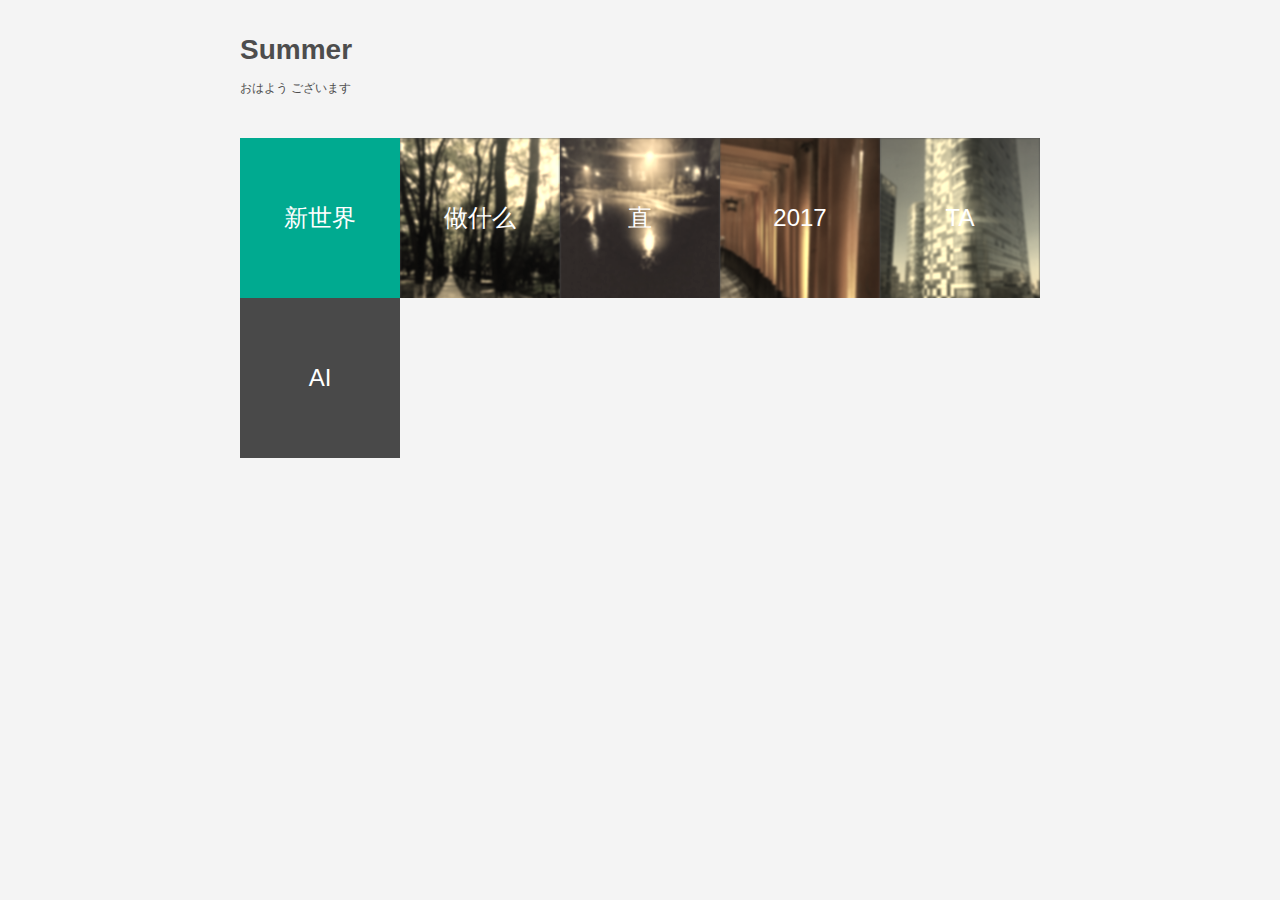
<file: index.html>
<!DOCTYPE html>
<html>
<head>
  <meta charset="utf8">
  <meta http-equiv="X-UA-Compatible" content="IE=edge">
  <meta name="viewport" content="width=device-width, initial-scale=1, user-scalable=no">
  <link rel="stylesheet" type="text/css" href="css/main.css">
  <title>SummerSummer</title>
</head>
<body class="blog-homepage">
  <header>
    <h1>Summer</h1>
    <small>おはよう ございます</small>
  </header>
  <section>
    <ul class="blog-list">
      <li>
        <div class="background" style="background-color:#00AA90;"></div>
        <a href="posts/2016-04-08.html" style="color:white;">新世界</a>
      </li>
      <li>
        <div class="background"><img src="posts/images/2016-05-03.jpg"></div>
        <a href="posts/2016-05-03.html" style="color:white;">做什么</a>
      </li>
      <li>
        <div class="background"><img src="posts/images/2016-05-20.jpg"></div>
        <a href="posts/2016-05-20.html" style="color:white;">直</a>
      </li>
      <li>
        <div class="background"><img src="posts/images/2017-01-11.jpg"></div>
        <a href="posts/2017-01-11.html" style="color:white;">2017</a>
      </li>
      <li>
        <div class="background"><img src="posts/images/2017-04-05-bk.jpg"></div>
        <a href="posts/2017-04-25.html" style="color:white;">TA</a>
      </li>
      <li>
        <div class="background"></div>
        <a href="blog/AI.html" style="color:white;">AI</a>
      </li>
    </ul>
  </section>
</body>
</html>
</file>
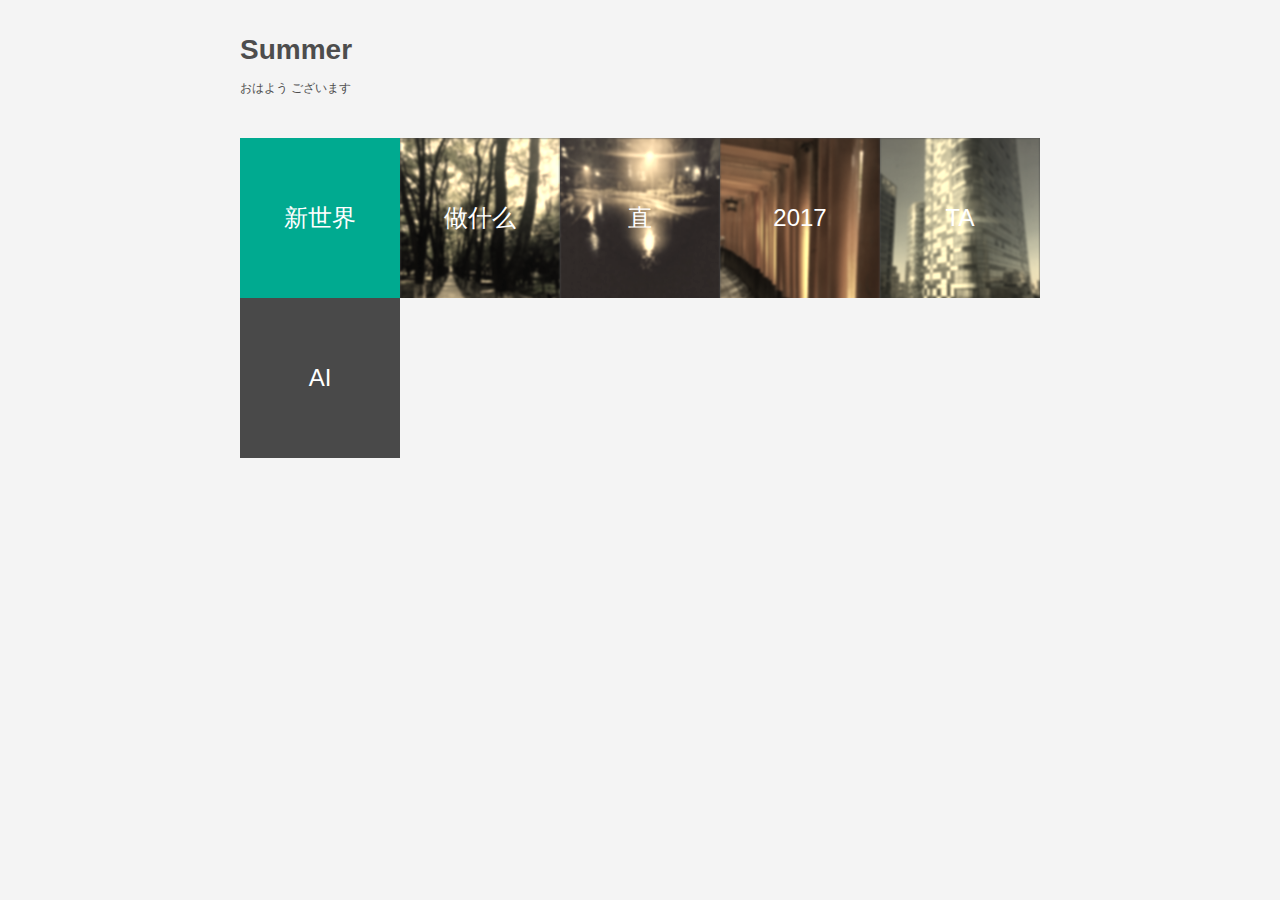
<file: blog/index.html>
<!DOCTYPE html>
<html>
<head>
  <meta charset="utf8">
  <meta http-equiv="X-UA-Compatible" content="IE=edge">
  <meta name="viewport" content="width=device-width, initial-scale=1, user-scalable=no">
  <link rel="stylesheet" type="text/css" href="css/main.css">
  <title>SummerSummer</title>
</head>
<body class="blog-homepage">
  <header>
    <h1>Summer</h1>
    <small>おはよう ございます</small>
  </header>
  <section>
    <ul class="blog-list">
      <li>
        <div class="background" style="background-color:#00AA90;"></div>
        <a href="posts/2016-04-08.html" style="color:white;">新世界</a>
      </li>
      <li>
        <div class="background"><img src="posts/images/2016-05-03.jpg"></div>
        <a href="posts/2016-05-03.html" style="color:white;">做什么</a>
      </li>
      <li>
        <div class="background"><img src="posts/images/2016-05-20.jpg"></div>
        <a href="posts/2016-05-20.html" style="color:white;">直</a>
      </li>
      <li>
        <div class="background"><img src="posts/images/2017-01-11.jpg"></div>
        <a href="posts/2017-01-11.html" style="color:white;">2017</a>
      </li>
      <li>
        <div class="background"><img src="posts/images/2017-04-05-bk.jpg"></div>
        <a href="posts/2017-04-25.html" style="color:white;">TA</a>
      </li>
      <li>
        <div class="background"></div>
        <a href="posts/AI.html" style="color:white;">AI</a>
      </li>
    </ul>
  </section>
</body>
</html>
</file>
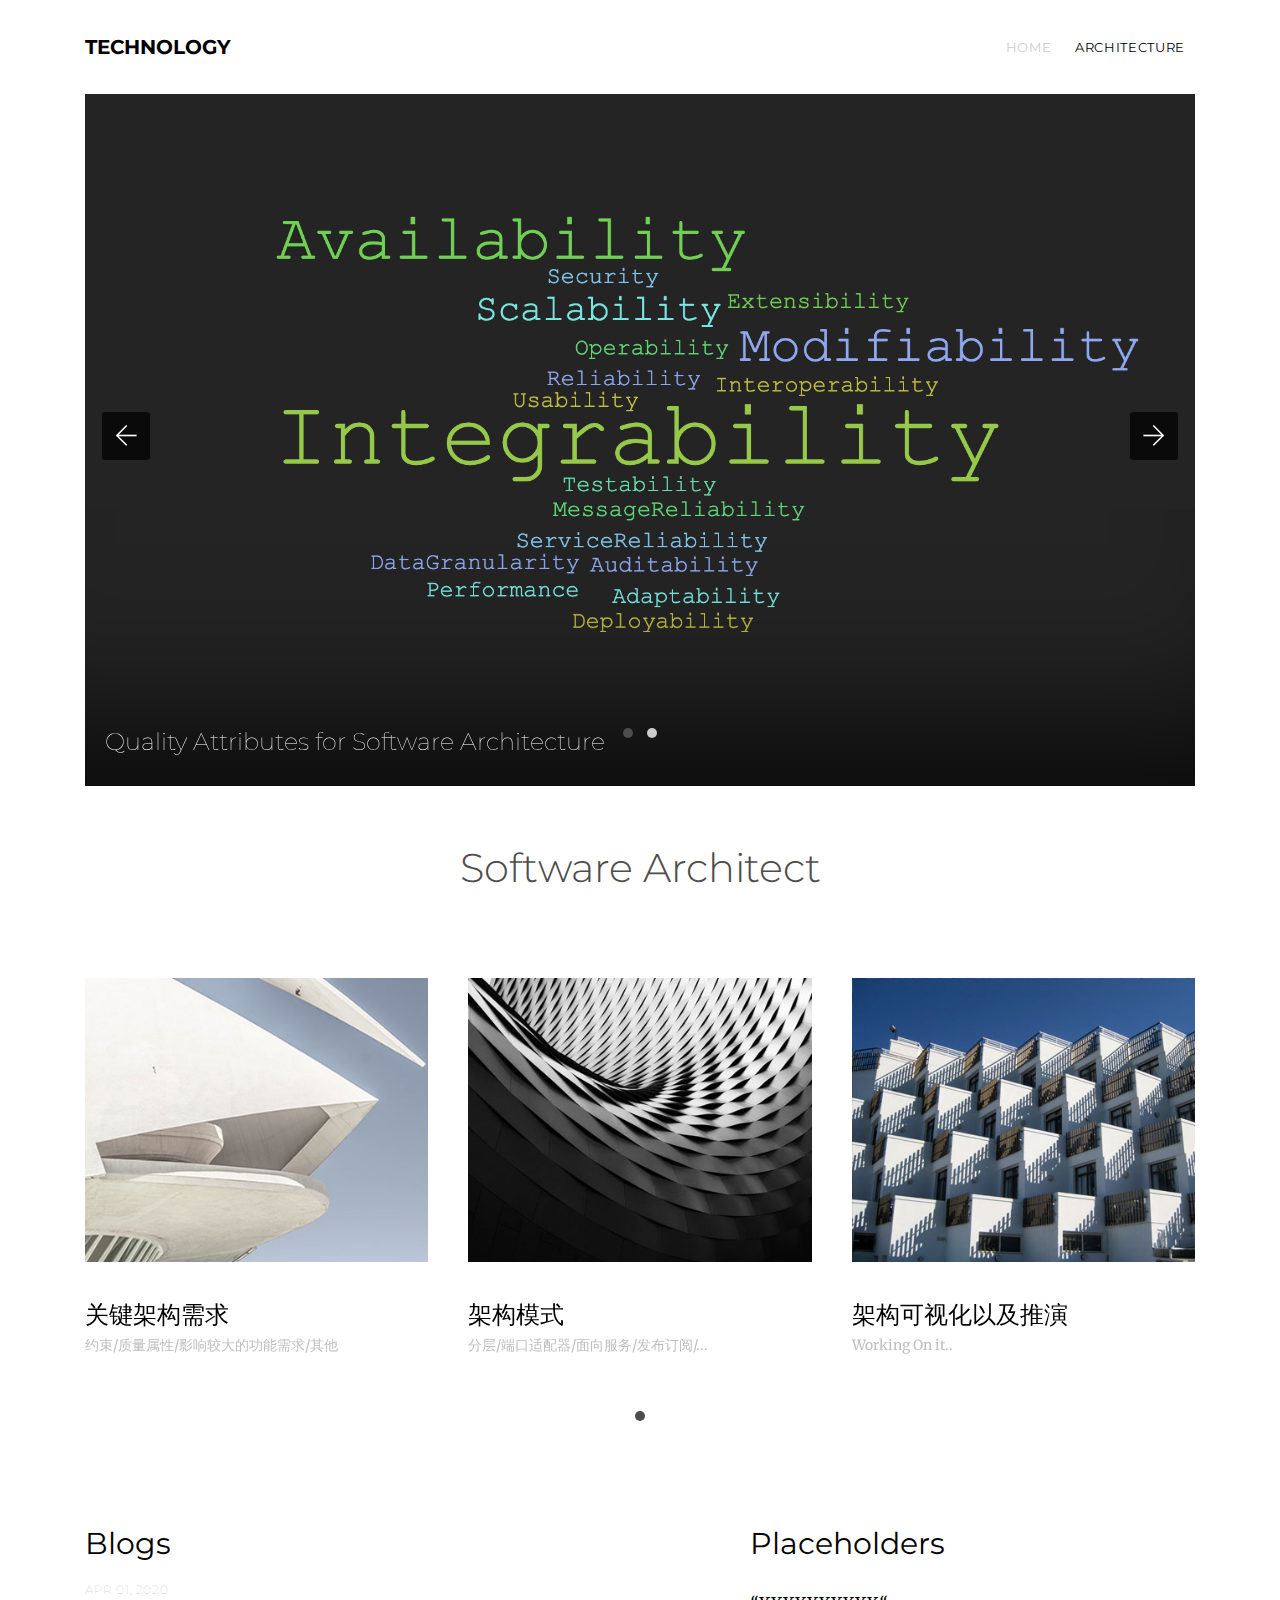
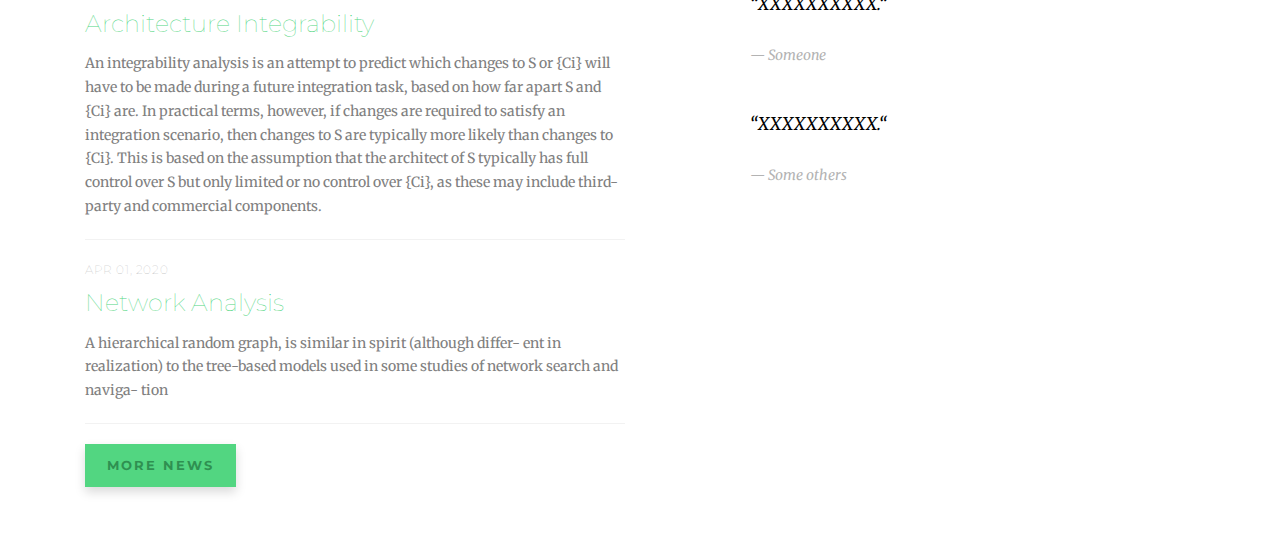
<file: tech/index.html>
<!DOCTYPE HTML>
<!--
	Aesthetic by freehtml5.co
	Twitter: http://twitter.com/fh5co
	URL: http://freehtml5.co
-->
<html>
	<head>
	<meta charset="utf-8">
	<meta http-equiv="X-UA-Compatible" content="IE=edge">
	<title>Technology</title>
	<meta name="viewport" content="width=device-width, initial-scale=1">
	<meta name="description" content="Free HTML5 Website Template by FreeHTML5.co" />
	<meta name="keywords" content="free website templates, free html5, free template, free bootstrap, free website template, html5, css3, mobile first, responsive" />
	<meta name="author" content="FreeHTML5.co" />

  	<!-- Facebook and Twitter integration -->
	<meta property="og:title" content=""/>
	<meta property="og:image" content=""/>
	<meta property="og:url" content=""/>
	<meta property="og:site_name" content=""/>
	<meta property="og:description" content=""/>
	<meta name="twitter:title" content="" />
	<meta name="twitter:image" content="" />
	<meta name="twitter:url" content="" />
	<meta name="twitter:card" content="" />

	<link href="https://fonts.googleapis.com/css?family=Merriweather:300,400|Montserrat:400,700" rel="stylesheet">
	
	<!-- Animate.css -->
	<link rel="stylesheet" href="css/animate.css">
	<!-- Icomoon Icon Fonts-->
	<link rel="stylesheet" href="css/icomoon.css">
	<!-- Themify Icons-->
	<link rel="stylesheet" href="css/themify-icons.css">
	<!-- Bootstrap  -->
	<link rel="stylesheet" href="css/bootstrap.css">

	<!-- Owl Carousel  -->
	<link rel="stylesheet" href="css/owl.carousel.min.css">
	<link rel="stylesheet" href="css/owl.theme.default.min.css">

	<!-- Theme style  -->
	<link rel="stylesheet" href="css/style.css">

	<!-- Modernizr JS -->
	<script src="js/modernizr-2.6.2.min.js"></script>
	<!-- FOR IE9 below -->
	<!--[if lt IE 9]>
	<script src="js/respond.min.js"></script>
	<![endif]-->

	</head>
	<body>
		
	<div class="gtco-loader"></div>
	
	<div id="page">

		<nav class="gtco-nav" role="navigation">
			<div class="gtco-container">
				
				<div class="row">
					<div class="col-sm-2 col-xs-12">
						<div id="gtco-logo"><a href="index.html">Technology</div>
					</div>
					<div class="col-xs-10 text-right menu-1">
						<ul>
							<li><a href="index.html">Home</a></li>
              <li class="active"><a href="index.html">Architecture</a></li>
							<!-- <li><a href="about.html">About</a></li>
							<li class="has-dropdown">
								<a href="services.html">Services</a>
								<ul class="dropdown">
									<li><a href="#">Web Design</a></li>
									<li><a href="#">eCommerce</a></li>
									<li><a href="#">Branding</a></li>
									<li><a href="#">API</a></li>
								</ul>
							 --></li>
							<!-- <li class="has-dropdown">
								<a href="#">Dropdown</a>
								<ul class="dropdown">
									<li><a href="#">HTML5</a></li>
									<li><a href="#">CSS3</a></li>
									<li><a href="#">Sass</a></li>
									<li><a href="#">jQuery</a></li>
								</ul>
							</li> -->
							<!-- <li><a href="portfolio.html">Portfolio</a></li> -->
							<!-- <li><a href="contact.html">Contact</a></li> -->
						</ul>
					</div>
				</div>
				
			</div>
		</nav>

		<div class="gtco-container">
			<div class="row">
				<div class="col-md-12">
					<div class="owl-carousel owl-carousel-fullwidth">
						<div class="item">
							<a href="#">
								<img src="images/qa.png" alt="Free Website Template by FreeHTML5.co">
								<div class="slider-copy">
									<h2>Quality Attributes for Software Architecture</h2>
								</div>
							</a>
						</div>
						<div class="item">
							<a href="#">
								<img src="images/slider_1.jpg" alt="Free Website Template by FreeHTML5.co">
								<div class="slider-copy">
									<h2>Mind Blowing</h2>
								</div>
							</a>
						</div>
					
					</div>
				</div>
			</div>
		</div>

		<div class="gtco-section">
			<div class="gtco-container">
				<div class="row">
					<div class="col-md-8 col-md-offset-2 gtco-heading text-center">
						<h2>Software Architect</h2>
						<!-- <p>Lorem ipsum dolor sit amet, consectetur adipiscing elit. Phasellus placerat enim et urna sagittis, rhoncus euismod erat tincidunt. Donec tincidunt volutpat erat.</p> -->
					</div>
				</div>
				<div class="row">

					<div class="col-md-12">
						<div class="owl-carousel owl-carousel-carousel">
							<div class="item">
								<div class="gtco-item">
									<a href="#"><img src="images/img_1.jpg" alt="" class="img-responsive"></a>
									<h2><a href="#">关键架构需求</h2></a>
									<p class="role">约束/质量属性/影响较大的功能需求/其他</p>
								</div>
							</div>
							<div class="item">
								<div class="gtco-item">
									<a href="#"><img src="images/img_2.jpg" alt="" class="img-responsive"></a>
									<h2><a href="#">架构模式</h2></a>
									<p class="role">分层/端口适配器/面向服务/发布订阅/...</p>
								</div>
							</div>
							<div class="item">
								<div class="gtco-item">
									<a href="#"><img src="images/img_3.jpg" alt="" class="img-responsive"></a>
									<h2><a href="#">架构可视化以及推演</h2></a>
									<p class="role">Working On it..</p>
								</div>
							</div>

							<!-- <div class="item">
								<div class="gtco-item">
									<a href="#"><img src="images/img_1.jpg" alt="" class="img-responsive"></a>
									<h2><a href="#">New York Arena</h2></a>
									<p class="role">New York</p>
								</div>
							</div> -->
							<!-- <div class="item">
								<div class="gtco-item">
									<a href="#"><img src="images/img_2.jpg" alt="" class="img-responsive"></a>
									<h2><a href="#">Eagle Park</h2></a>
									<p class="role">London</p>
								</div>
							</div>
							<div class="item">
								<div class="gtco-item">
									<a href="#"><img src="images/img_3.jpg" alt="" class="img-responsive"></a>
									<h2><a href="#">Nationals Park</h2></a>
									<p class="role">Paris, France</p>
								</div>
							</div> -->

							<!-- <div class="item">
								<div class="gtco-item">
									<a href="#"><img src="images/img_1.jpg" alt="" class="img-responsive"></a>
									<h2><a href="#">New York Arena</h2></a>
									<p class="role">New York</p>
								</div>
							</div>
							<div class="item">
								<div class="gtco-item">
									<a href="#"><img src="images/img_2.jpg" alt="" class="img-responsive"></a>
									<h2><a href="#">Eagle Park</h2></a>
									<p class="role">London</p>
								</div>
							</div> -->
							<!-- <div class="item">
								<div class="gtco-item">
									<a href="#"><img src="images/img_3.jpg" alt="" class="img-responsive"></a>
									<h2><a href="#">Nationals Park</h2></a>
									<p class="role">Paris, France</p>
								</div>
							</div> -->
						</div>
					</div>
					
				</div>
			</div>
		</div>
		<!-- END Work -->

		<div class="gtco-section">
			<div class="gtco-container">
				<div class="row">
					<div class="col-md-6 gtco-news">
						<h2>Blogs</h2>	
						<ul>
							<li>
								<a href="#">
									<span class="post-date">Apr 01, 2020</span>
									<h3>Architecture Integrability</h3>
									<p>An integrability analysis is an attempt to predict which changes to S or {Ci} will have to be made during a future integration task, based on how far apart S and {Ci} are. In practical terms, however, if changes are required to satisfy an integration scenario, then changes to S are typically more likely than changes to {Ci}. This is based on the assumption that the architect of S typically has full control over S but only limited or no control over {Ci}, as these may include third-party and commercial components.</p>
								</a>
							</li>

							<li>
								<a href="#">
									<span class="post-date">Apr 01, 2020</span>
									<h3>Network Analysis</h3>
									<p>A hierarchical random graph, is similar in spirit (although differ- ent in realization) to the tree-based models used in some studies of network search and naviga- tion</p>
								</a>
							</li>
						</ul>
						<p><a href="#" class="btn btn-sm btn-special">More News</a></p>
					</div>
					<!-- END News -->
					<div class="col-md-5 col-md-push-1 gtco-testimonials">
						<h2>Placeholders</h2>
						<blockquote>
							<p>&ldquo;XXXXXXXXXX.&ldquo;</p>
							<p class="author"><cite>&mdash; Someone</cite></p>
						</blockquote>
						<blockquote>
							<p>&ldquo;XXXXXXXXXX.&ldquo;</p>
							<p class="author"><cite>&mdash; Some others</cite></p>
						</blockquote>
					</div>
				</div>
			</div>
		</div>
		<!-- END  -->

		<!-- <div class="gtco-section gto-features">
			<div class="gtco-container">
				<div class="row">
					<div class="col-md-4">
						<div class="feature-left">
							<i class="ti-zip icon"></i>
							<div class="copy">
								<h3>Architect</h3>
								<p>Lorem ipsum dolor sit ameteista, consectetur adipiscing is not elitistaris.</p>
								<p><a href="#" class="gtco-more">Learn more</a></p>
							</div>
						</div>
					</div>
					<div class="col-md-4">
						<div class="feature-left">
							<i class="ti-hummer icon"></i>
							<div class="copy">
								<h3>Planning</h3>
								<p>Lorem ipsum dolor sit ameteista, consectetur adipiscing is not elitistaris.</p>
								<p><a href="#" class="gtco-more">Learn more</a></p>
							</div>
						</div>
					</div>
					<div class="col-md-4">
						<div class="feature-left">
							<i class="ti-plug icon"></i>
							<div class="copy">
								<h3>Parks &amp; Events</h3>
								<p>Lorem ipsum dolor sit ameteista, consectetur adipiscing is not elitistaris.</p>
								<p><a href="#" class="gtco-more">Learn more</a></p>
							</div>
						</div>
					</div>
				</div>
			</div>
		</div>
 -->
	<!-- 	<footer id="gtco-footer" class="gtco-section" role="contentinfo">
			<div class="gtco-container">
				<div class="row row-pb-md">
					<div class="col-md-4 gtco-widget gtco-footer-paragraph">
						<h3>Beryllium</h3>
						<p>Lorem ipsum dolor sit amet, consectetur adipiscing elit. Phasellus placerat enim et urna sagittis, rhoncus euismod.</p>
					</div>
					<div class="col-md-4">
						<div class="row">
							<div class="col-md-6 gtco-footer-link">
								<h3>Links</h3>
								<ul class="gtco-list-link">
									<li><a href="#">Home</a></li>
									<li><a href="#">Features</a></li>
									<li><a href="#">Products</a></li>
									<li><a href="#">Testimonial</a></li>
									<li><a href="#">Contact</a></li>
								</ul>
							</div>
							<div class="col-md-6 gtco-footer-link">
								<h3>Work</h3>
								<ul class="gtco-list-link">
									<li><a href="#">New York Arena</a></li>
									<li><a href="#">Eagle Park</a></li>
									<li><a href="#">Nationals Park</a></li>
									<li><a href="#">Manila Park</a></li>
								</ul>
							</div>
						</div>
					</div>
					<div class="col-md-4 gtco-footer-subscribe">
						<form class="form-inline">
						  <div class="form-group">
						    <label class="sr-only" for="exampleInputEmail3">Email address</label>
						    <input type="email" class="form-control" id="" placeholder="Email">
						  </div>
						  <button type="submit" class="btn btn-primary">Send</button>
						</form>
					</div>
				</div>
			</div>
			<div class="gtco-copyright">
				<div class="gtco-container">
					<div class="row">
						<div class="col-md-6 text-left">
							<p><small>&copy; 2016 Free HTML5. All Rights Reserved. </small></p>
						</div>
						<div class="col-md-6 text-right">
							<p><small>Designed by <a href="http://freehtml5.co/" target="_blank">FreeHTML5.co</a> Demo Images: <a href="http://pixeden.com/" target="_blank">Pixeden</a> &amp; <a href="http://unsplash.com" target="_blank">Unsplash</a></small> </p>
						</div>
					</div>
				</div>
			</div>
		</footer> -->
		<!-- END footer -->

	</div>

	<div class="gototop js-top">
		<a href="#" class="js-gotop"><i class="icon-arrow-up"></i></a>
	</div>
	
	<!-- jQuery -->
	<script src="js/jquery.min.js"></script>
	<!-- jQuery Easing -->
	<script src="js/jquery.easing.1.3.js"></script>
	<!-- Bootstrap -->
	<script src="js/bootstrap.min.js"></script>
	<!-- Waypoints -->
	<script src="js/jquery.waypoints.min.js"></script>
	<!-- Carousel -->
	<script src="js/owl.carousel.min.js"></script>

	<!-- Main -->
	<script src="js/main.js"></script>

	</body>
</html>
</file>
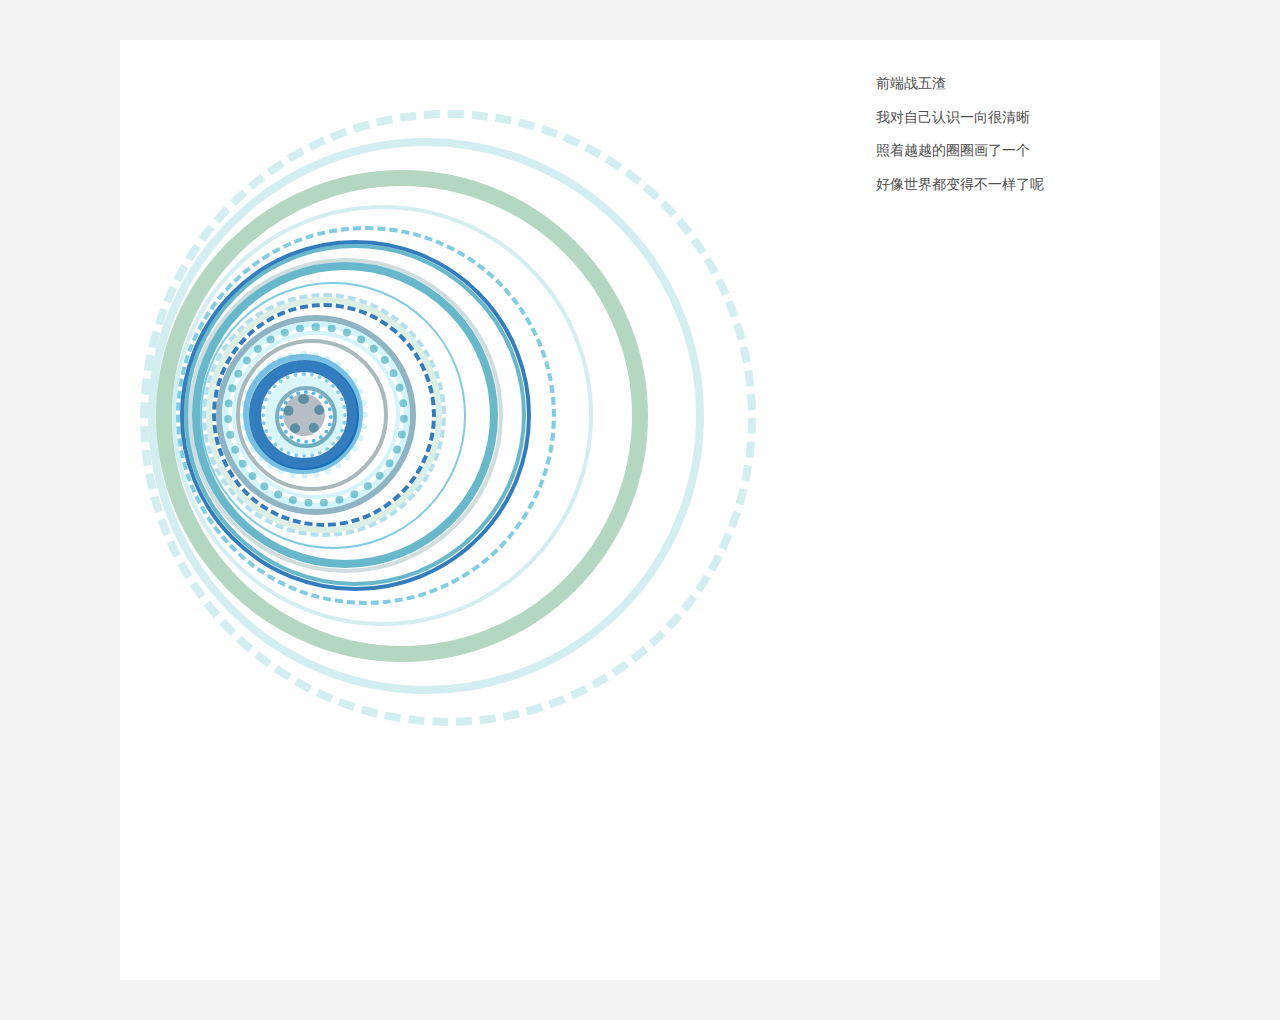
<file: posts/2016-04-08.html>
<!DOCTYPE html>
<html>
<head>
  <meta charset="utf8">
  <meta http-equiv="X-UA-Compatible" content="IE=edge">
  <meta name="viewport" content="width=device-width, initial-scale=1, user-scalable=no">
  <link rel="stylesheet" type="text/css" href="../css/main.css">
  <link rel="stylesheet" type="text/css" href="../css/posts/2016-04-08.css">
  <title>新世界</title>
</head>
<body>
  <div class="post">
    <section class="container">
      <div class="circle c1">
        <div class="circle c2">
          <div class="circle c3">
            <div class="circle c4">
              <div class="circle c5">
                <div class="circle c6">
                  <div class="circle c7">
                    <div class="circle c8">
                      <div class="circle c9">
                        <div class="circle c10">
                          <div class="circle c11">
                            <div class="circle c12">
                              <div class="circle c13">
                                <div class="circle c14">
                                  <div class="circle c15">
                                    <div class="circle c16">
                                      <div class="circle c17">
                                        <div class="circle c18">
                                          <div class="circle c19">
                                            <div class="circle c20">
                                              <div class="circle c21">
                                                <div class="circle c22">
                                                  <div class="circle c23">
                                                    <div class="circle c24">
                                                      <div class="circle c25">
                                                        <div class="circle c26">
                                                        </div>
                                                      </div>
                                                    </div>
                                                  </div>
                                                </div>
                                              </div>
                                            </div>
                                          </div>
                                        </div>
                                      </div>
                                    </div>
                                  </div>
                                </div>
                              </div>
                            </div>
                          </div>
                        </div>
                      </div>
                    </div>
                  </div>
                </div>
              </div>
            </div>
          </div>
        </div>
      </div>
  </section>
  <section class="text">
    <p>前端战五渣</p>
    <p>我对自己认识一向很清晰</p>
    <p>照着越越的圈圈画了一个</p>
    <p>好像世界都变得不一样了呢</p>
  </section>  
 </div> 
</body>
</html>
</file>
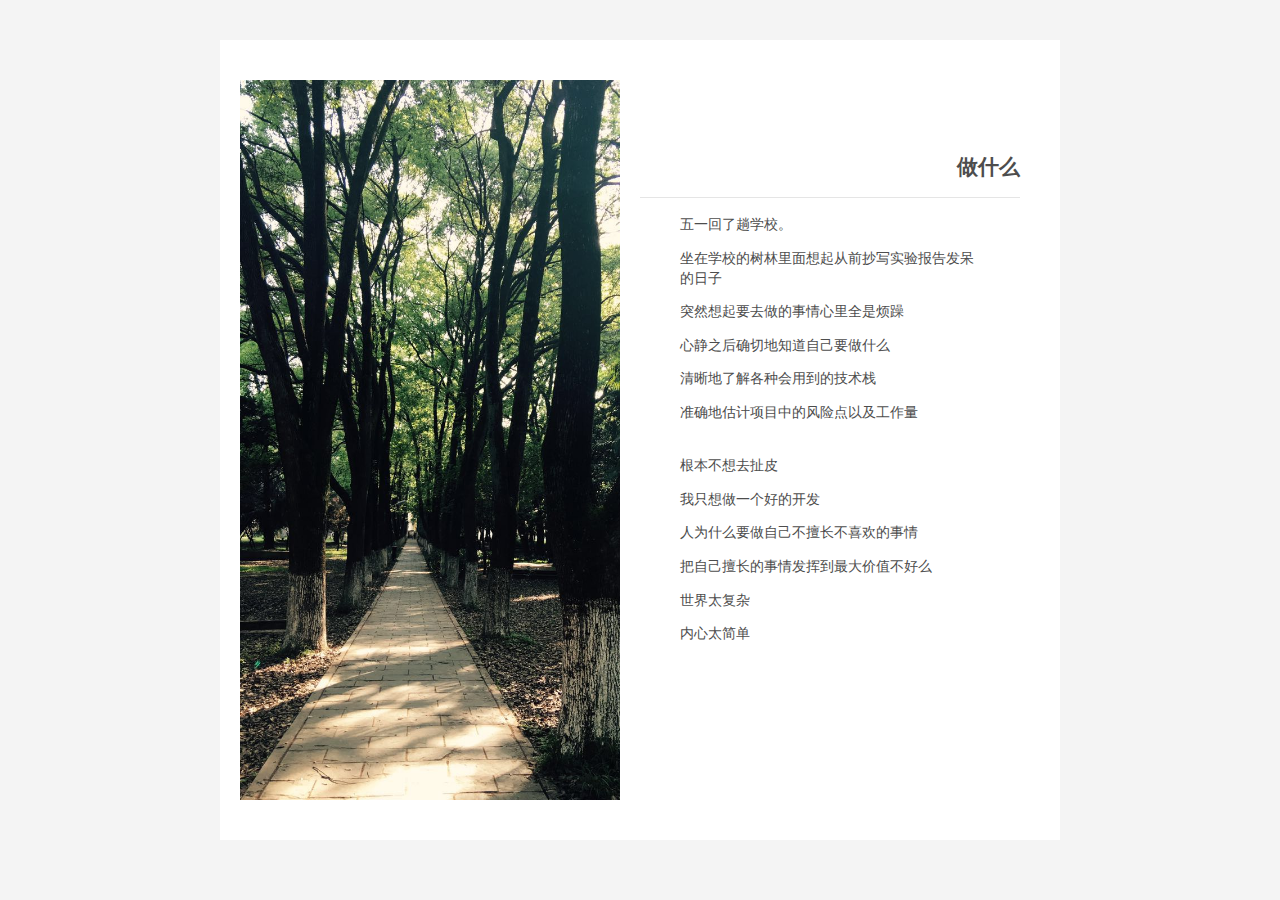
<file: posts/2016-05-03.html>
<!DOCTYPE html>
<html>
<head>
  <meta charset="utf8">
  <meta http-equiv="X-UA-Compatible" content="IE=edge">
  <meta name="viewport" content="width=device-width, initial-scale=1, user-scalable=no">
  <link rel="stylesheet" type="text/css" href="../css/main.css">
  <link rel="stylesheet" type="text/css" href="../css/posts/2016-05-03.css">
  <title>做什么</title>
</head>
<body>
  <div class="post">
    <section class="cover" style="background-image: url(images/2016-05-03.jpg);">
      
    </section>
    <section class="content">
      <h2>做什么</h2>
      <blockquote>
        <p>五一回了趟学校。</p>
        <p>坐在学校的树林里面想起从前抄写实验报告发呆的日子</p>
        <p>突然想起要去做的事情心里全是烦躁</p>
        <p>心静之后确切地知道自己要做什么</p>
        <p>清晰地了解各种会用到的技术栈</p>
        <p>准确地估计项目中的风险点以及工作量</p>
        <br>根本不想去扯皮</br>
        <p>我只想做一个好的开发</p>
        <p>人为什么要做自己不擅长不喜欢的事情</p>
        <p>把自己擅长的事情发挥到最大价值不好么</p>
        <p>世界太复杂</p>
        <p>内心太简单</p>
      </blockquote> 
    </section>
  </div>
</body>
</html>
</file>
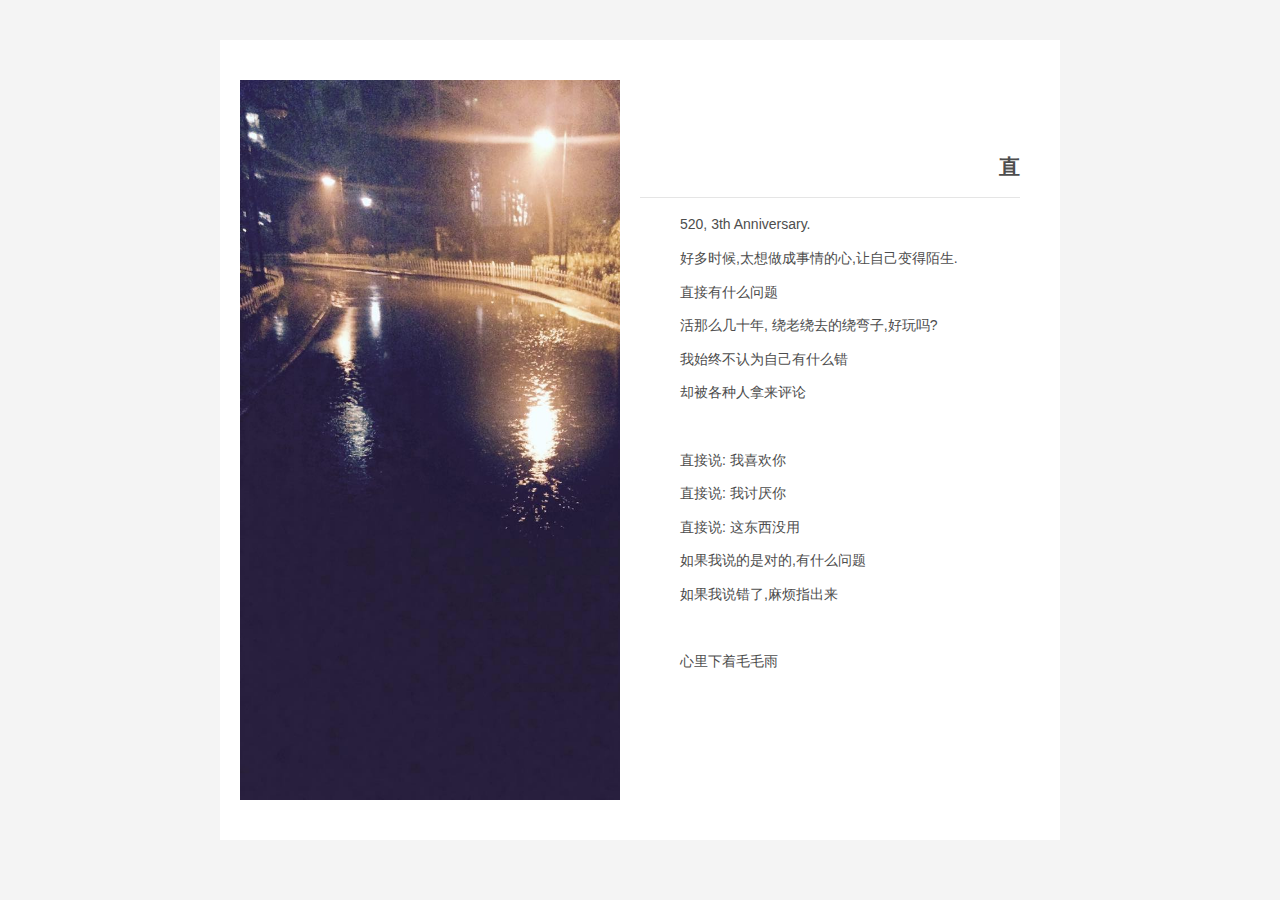
<file: posts/2016-05-20.html>
<!DOCTYPE html>
<html>
<head>
  <meta charset="utf8">
  <meta http-equiv="X-UA-Compatible" content="IE=edge">
  <meta name="viewport" content="width=device-width, initial-scale=1, user-scalable=no">
  <link rel="stylesheet" type="text/css" href="../css/main.css">
  <link rel="stylesheet" type="text/css" href="../css/posts/2016-05-03.css">
  <title>直</title>
</head>
<body>
  <div class="post">
    <section class="cover" style="background-image: url(images/2016-05-20.jpg);">
      
    </section>
    <section class="content">
      <h2>直</h2>
      <blockquote>
        <p>520, 3th Anniversary.</p>
        <p>好多时候,太想做成事情的心,让自己变得陌生.</p>
        <p>直接有什么问题</p>
        <p>活那么几十年, 绕老绕去的绕弯子,好玩吗?</p>
        <p>我始终不认为自己有什么错</p>
        <p>却被各种人拿来评论</p>
        <br/>
        <p>直接说: 我喜欢你</p>
        <p>直接说: 我讨厌你</p>
        <p>直接说: 这东西没用</p>
        <p>如果我说的是对的,有什么问题</p>
        <p>如果我说错了,麻烦指出来</p>
        <br/>
        <p>心里下着毛毛雨</p>
      </blockquote> 
    </section>
  </div>
</body>
</html>
</file>
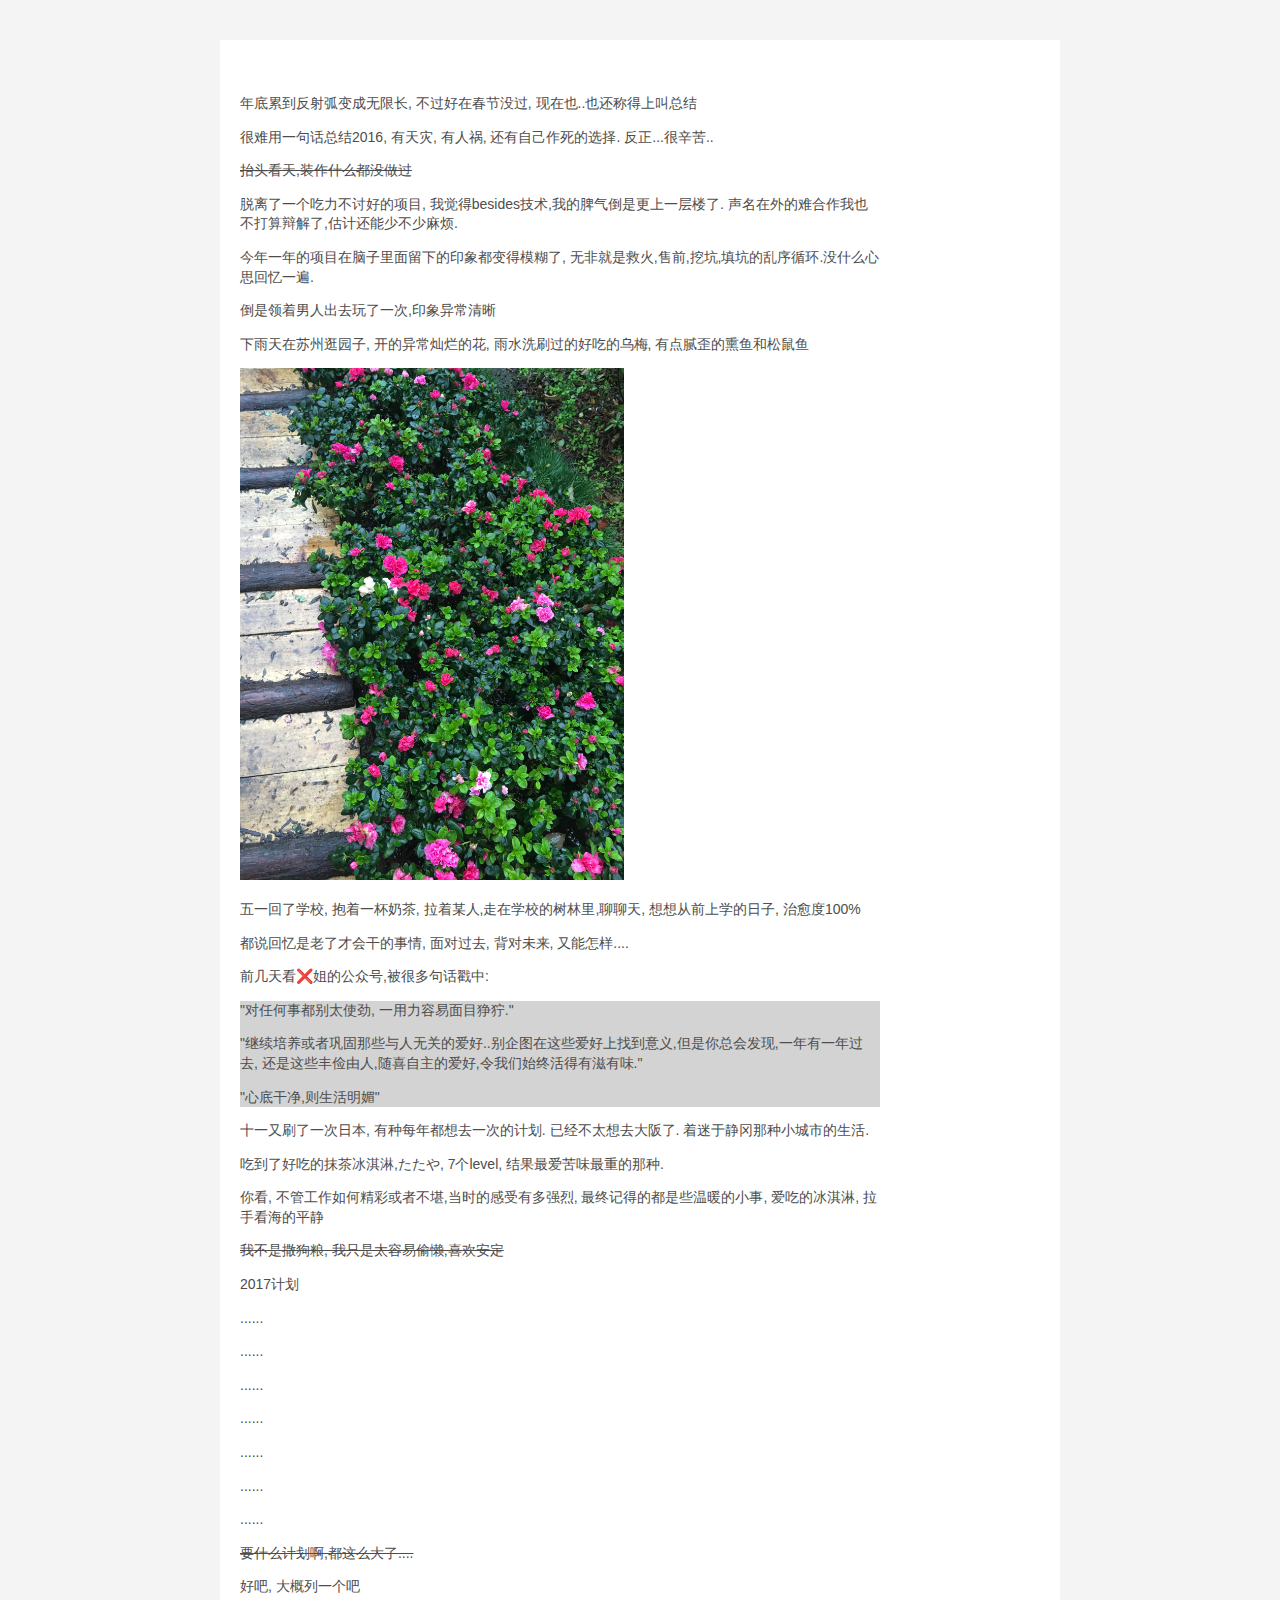
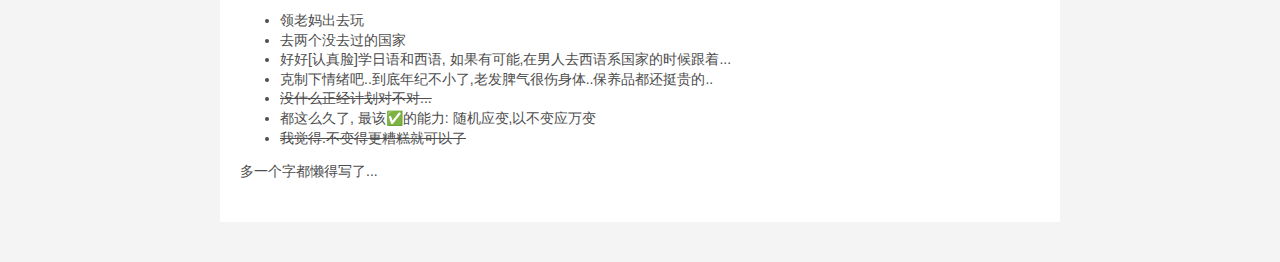
<file: posts/2017-01-11.html>
<!DOCTYPE html>
<html>
<head>
  <meta charset="utf8">
  <meta http-equiv="X-UA-Compatible" content="IE=edge">
  <meta name="viewport" content="width=device-width, initial-scale=1, user-scalable=no">
  <link rel="stylesheet" type="text/css" href="../css/main.css">
  <link rel="stylesheet" type="text/css" href="../css/posts/2016-05-03.css">
  <title>2017</title>
</head>
<body>
  <div class="post" style="height: auto;">
  <section style="display: inline-block; width: 80%;">
    <p>年底累到反射弧变成无限长, 不过好在春节没过, 现在也..也还称得上叫总结</p>
    <p>很难用一句话总结2016, 有天灾, 有人祸, 还有自己作死的选择. 反正...很辛苦..<div class="huadiao">抬头看天,装作什么都没做过</div></p>
    <p>脱离了一个吃力不讨好的项目, 我觉得besides技术,我的脾气倒是更上一层楼了. 声名在外的难合作我也不打算辩解了,估计还能少不少麻烦.</p>
    <p>今年一年的项目在脑子里面留下的印象都变得模糊了, 无非就是救火,售前,挖坑,填坑的乱序循环.没什么心思回忆一遍.</p>
    <p>倒是领着男人出去玩了一次,印象异常清晰</p>
    <p>下雨天在苏州逛园子, 开的异常灿烂的花, 雨水洗刷过的好吃的乌梅, 有点腻歪的熏鱼和松鼠鱼</p>
    <img src="images/2017-01-11-1.jpg" style="width: 60%"/>
    <p>五一回了学校, 抱着一杯奶茶, 拉着某人,走在学校的树林里,聊聊天, 想想从前上学的日子, 治愈度100%</p>
    <p>都说回忆是老了才会干的事情, 面对过去, 背对未来, 又能怎样....</p>
    <p>前几天看❌姐的公众号,被很多句话戳中: </p>
    <section style="background-color: lightgrey;">
      <p>"对任何事都别太使劲, 一用力容易面目狰狞."</p>
      <p>"继续培养或者巩固那些与人无关的爱好..别企图在这些爱好上找到意义,但是你总会发现,一年有一年过去, 还是这些丰俭由人,随喜自主的爱好,令我们始终活得有滋有味."</p>
      <strong>"心底干净,则生活明媚"</strong>
    </section>

    <p>十一又刷了一次日本, 有种每年都想去一次的计划. 已经不太想去大阪了. 着迷于静冈那种小城市的生活.</p>
    <p>吃到了好吃的抹茶冰淇淋,たたや, 7个level, 结果最爱苦味最重的那种.</p>
    <p>你看, 不管工作如何精彩或者不堪,当时的感受有多强烈, 最终记得的都是些温暖的小事, 爱吃的冰淇淋, 拉手看海的平静</p>
    <p class="huadiao">我不是撒狗粮, 我只是太容易偷懒,喜欢安定</p>

    <p>2017计划</p>
    <p>......</p>
    <p>......</p>
    <p>......</p>
    <p>......</p>
    <p>......</p>
    <p>......</p>
    <p>......</p>
    <p class="huadiao">要什么计划啊,都这么大了....</p>
    <p>好吧, 大概列一个吧</p>
    <ul>
      <li>领老妈出去玩</li>
      <li>去两个没去过的国家</li>
      <li><strong>好好[认真脸]</strong>学日语和西语, 如果有可能,在男人去西语系国家的时候跟着...</li>
      <li>克制下情绪吧..到底年纪不小了,老发脾气很伤身体..保养品都还挺贵的..</li>
      <li class="huadiao">没什么正经计划对不对...</li>
      <li>都这么久了, 最该✅的能力: <strong>随机应变,以不变应万变</strong></li>
      <li class="huadiao">我觉得.不变得更糟糕就可以了</li>
    </ul>
    <strong>多一个字都懒得写了...</strong>
  </section>  
  </div>
</body>
</html>
</file>
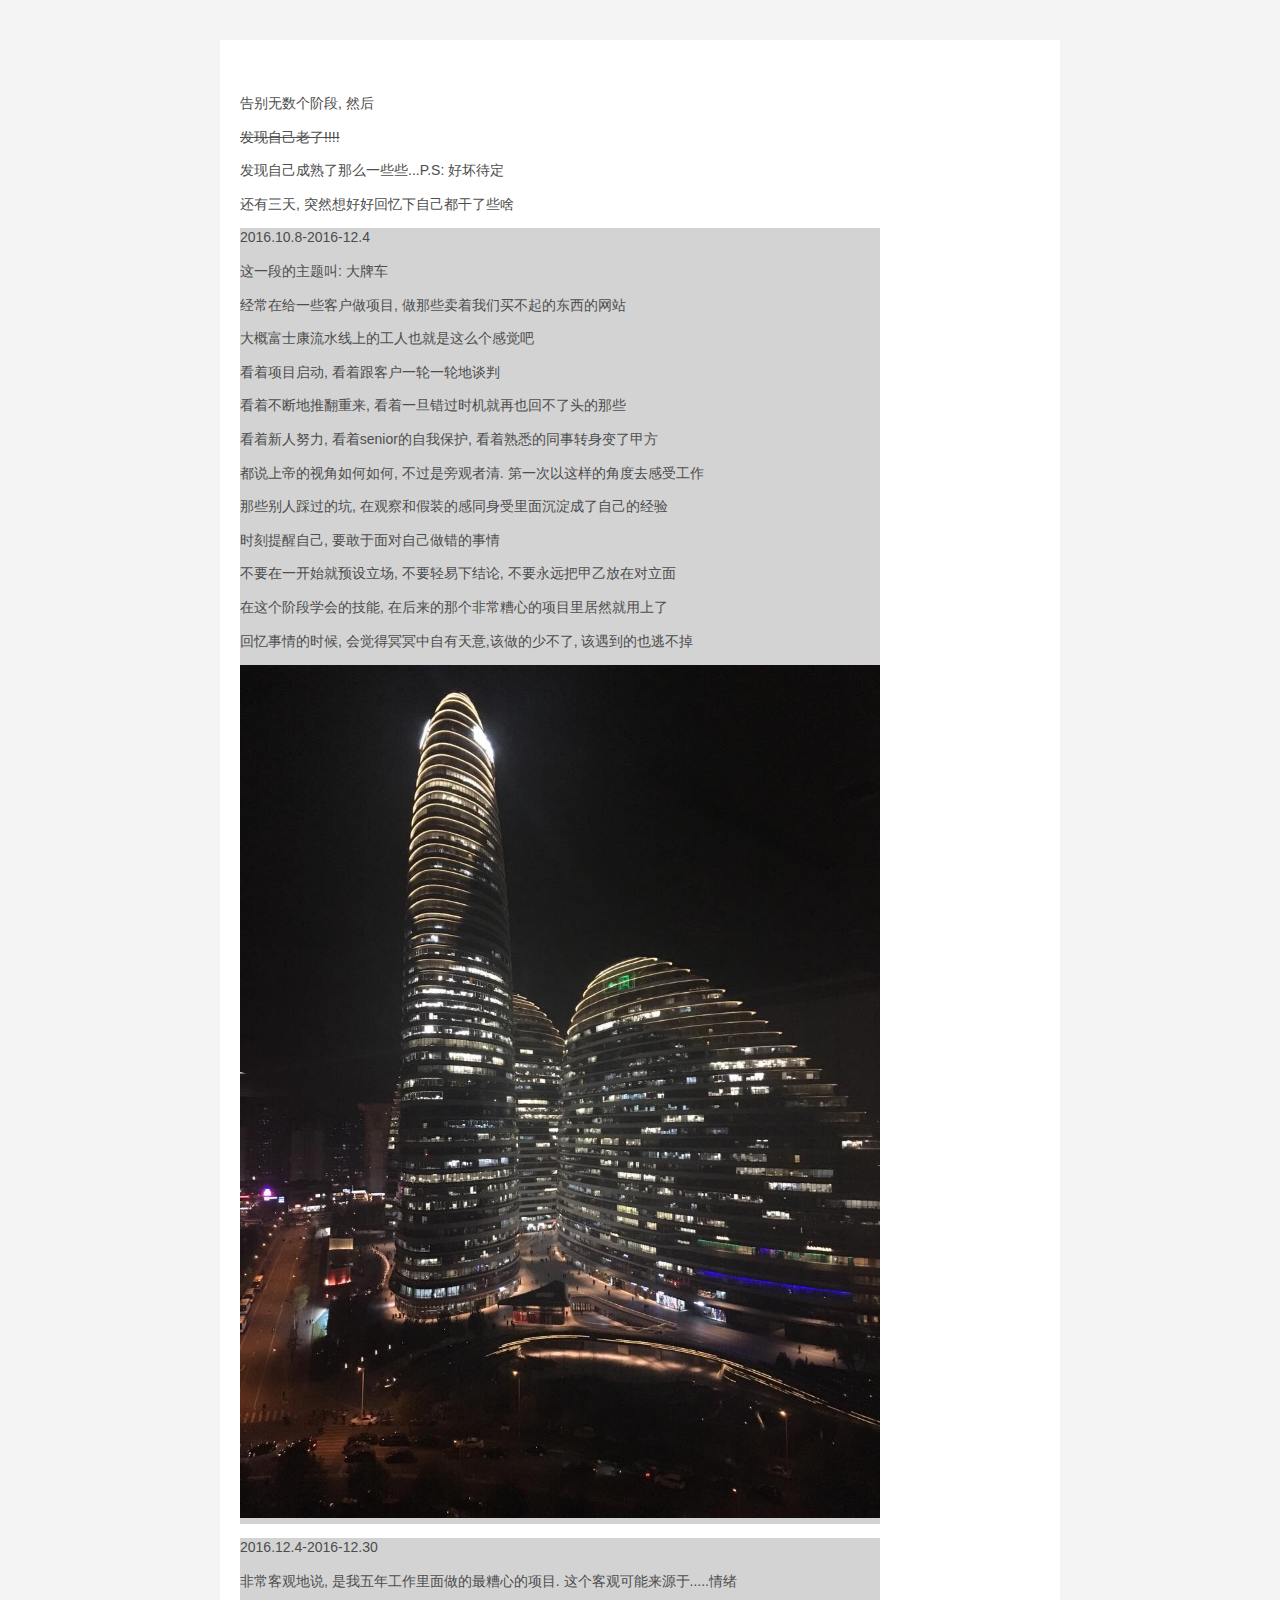
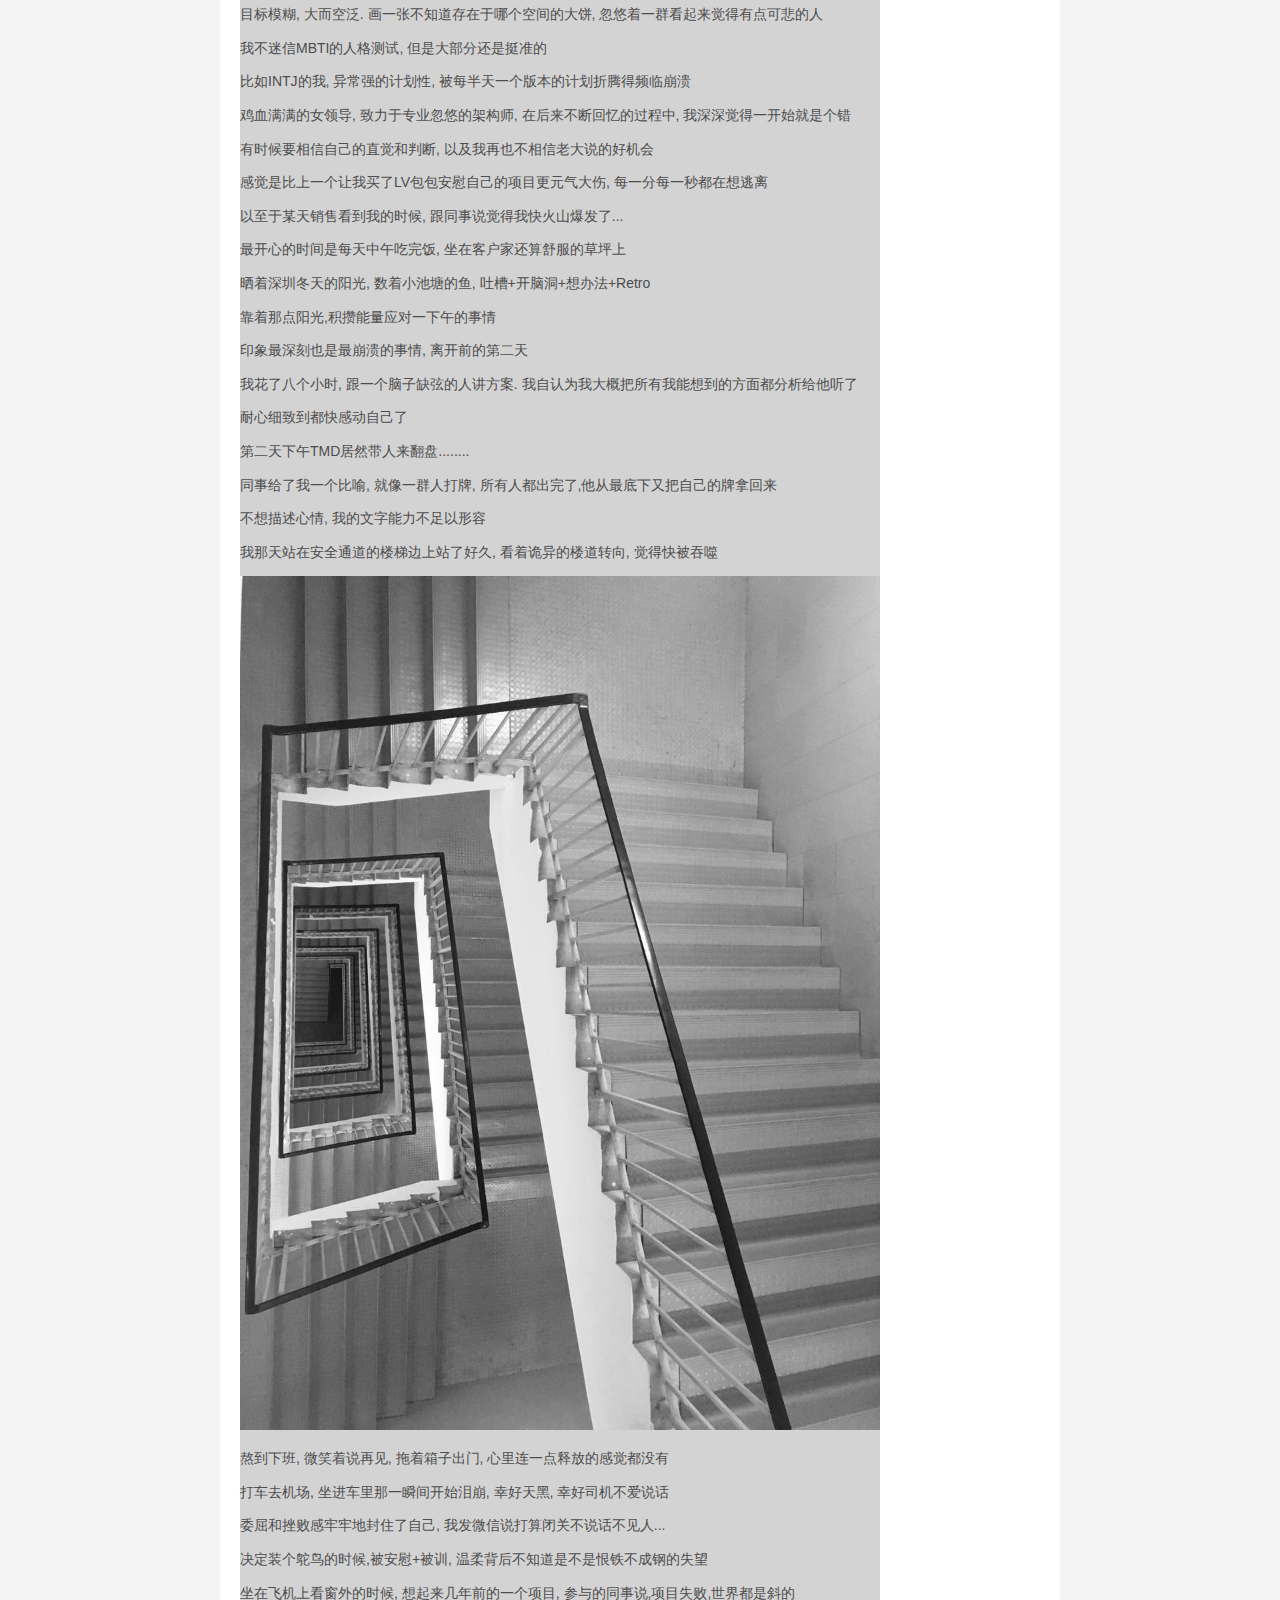
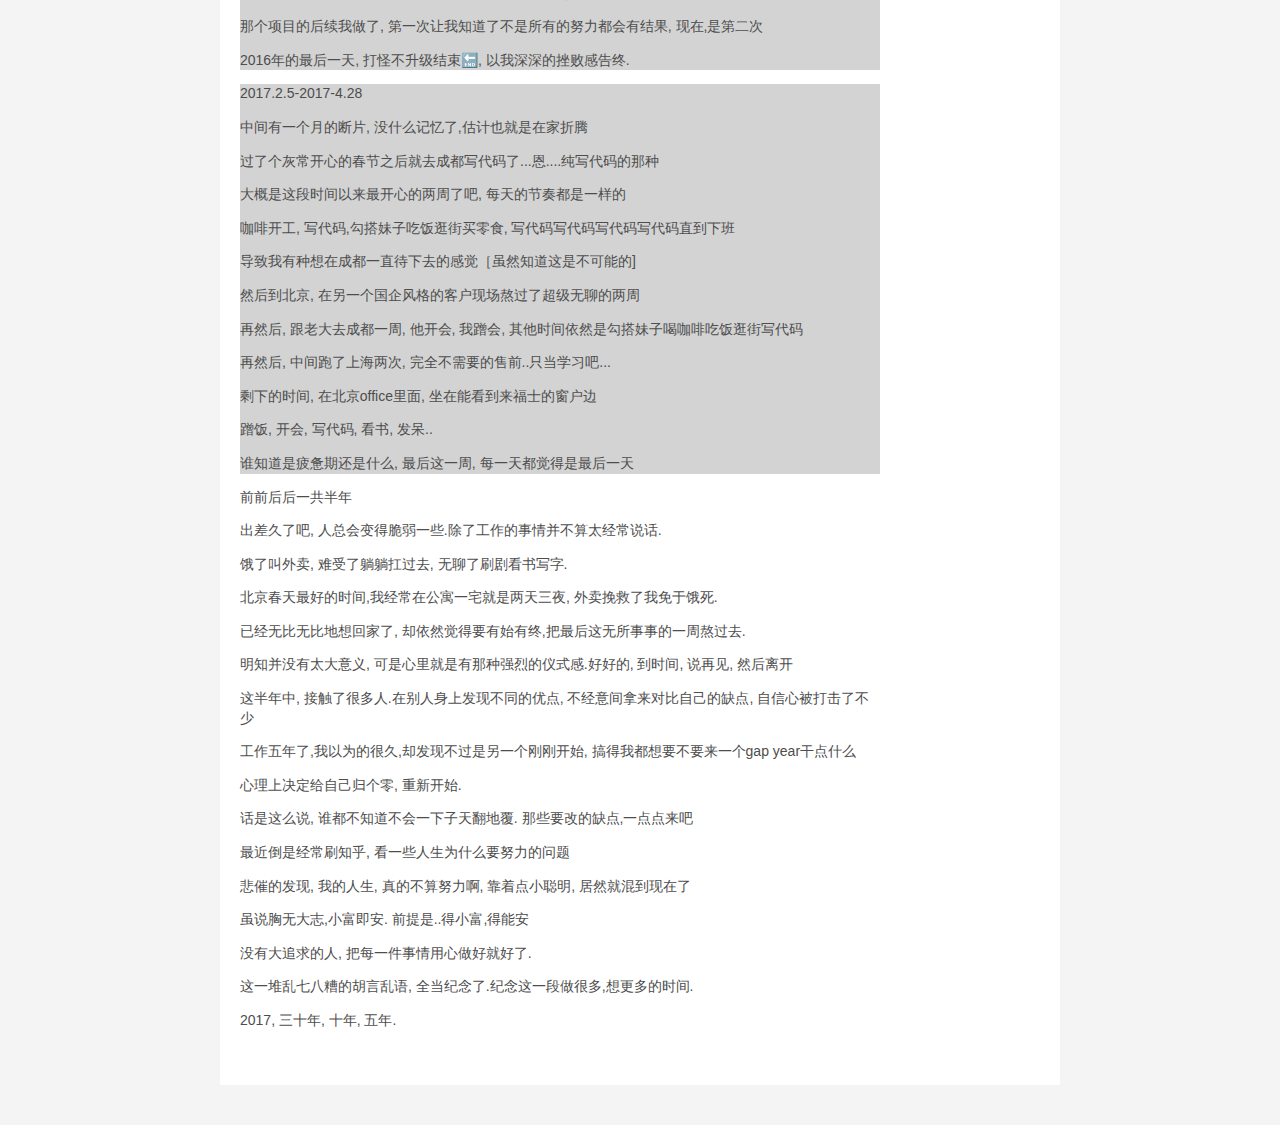
<file: posts/2017-04-25.html>
<!DOCTYPE html>
<html>
<head>
  <meta charset="utf8">
  <meta http-equiv="X-UA-Compatible" content="IE=edge">
  <meta name="viewport" content="width=device-width, initial-scale=1, user-scalable=no">
  <link rel="stylesheet" type="text/css" href="../css/main.css">
  <link rel="stylesheet" type="text/css" href="../css/posts/2016-05-03.css">
  <title>又告别一个阶段</title>
</head>
<body>
  <div class="post" style="height: auto;">
  <section style="display: inline-block; width: 80%;">
    <p>告别无数个阶段, 然后</p>
    <p class="huadiao">发现自己老了!!!!</p>
    <p>发现自己成熟了那么一些些...P.S: 好坏待定</p>
    <p>还有三天, 突然想好好回忆下自己都干了些啥</p>

    <section style="background-color: lightgrey;">
      <p><strong>2016.10.8-2016-12.4</strong></p>
      <p>这一段的主题叫: 大牌车</p>
      <p>经常在给一些客户做项目, 做那些卖着我们买不起的东西的网站</p>
      <p>大概富士康流水线上的工人也就是这么个感觉吧</p>
      <p>看着项目启动, 看着跟客户一轮一轮地谈判</p>
      <p>看着不断地推翻重来, 看着一旦错过时机就再也回不了头的那些</p>
      <p>看着新人努力, 看着senior的自我保护, 看着熟悉的同事转身变了甲方</p>
      <p>都说上帝的视角如何如何, 不过是旁观者清. 第一次以这样的角度去感受工作</p>
      <p>那些别人踩过的坑, 在观察和假装的感同身受里面沉淀成了自己的经验</p>
      <p>时刻提醒自己, 要敢于面对自己做错的事情</p>
      <p>不要在一开始就预设立场, 不要轻易下结论, 不要永远把甲乙放在对立面</p>
      <p>在这个阶段学会的技能, 在后来的那个非常糟心的项目里居然就用上了</p>
      <p>回忆事情的时候, 会觉得冥冥中自有天意,该做的少不了, 该遇到的也逃不掉</p>
      <img class="inner" src="images/2017-04-05-soho.jpg"/>
    </section>

    <section style="background-color: lightgrey;">
      <p><strong>2016.12.4-2016-12.30</strong></p>
      <p>非常客观地说, 是我五年工作里面做的最糟心的项目. 这个客观可能来源于.....情绪</p>
      <p>目标模糊, 大而空泛. 画一张不知道存在于哪个空间的大饼, 忽悠着一群看起来觉得有点可悲的人</p>
      <p>我不迷信MBTI的人格测试, 但是大部分还是挺准的</  p>
      <p>比如INTJ的我, 异常强的计划性, 被每半天一个版本的计划折腾得频临崩溃</p>
      <p>鸡血满满的女领导, 致力于专业忽悠的架构师, 在后来不断回忆的过程中, 我深深觉得一开始就是个错</p>
      <p>有时候要相信自己的直觉和判断, 以及我再也不相信老大说的好机会</p>
      <p>感觉是比上一个让我买了LV包包安慰自己的项目更元气大伤, 每一分每一秒都在想逃离</p>
      <p>以至于某天销售看到我的时候, 跟同事说觉得我快火山爆发了...</p>
      <p>最开心的时间是每天中午吃完饭, 坐在客户家还算舒服的草坪上</p>
      <p>晒着深圳冬天的阳光, 数着小池塘的鱼, 吐槽+开脑洞+想办法+Retro</p>
      <p>靠着那点阳光,积攒能量应对一下午的事情</p>
      <p>印象最深刻也是最崩溃的事情, 离开前的第二天</p>
      <p>我花了八个小时, 跟一个脑子缺弦的人讲方案. 我自认为我大概把所有我能想到的方面都分析给他听了</p>
      <p>耐心细致到都快感动自己了</p>
      <p>第二天下午TMD居然带人来翻盘........</p>
      <p>同事给了我一个比喻, 就像一群人打牌, 所有人都出完了,他从最底下又把自己的牌拿回来</p>
      <p>不想描述心情, 我的文字能力不足以形容</p>
      <p>我那天站在安全通道的楼梯边上站了好久, 看着诡异的楼道转向, 觉得快被吞噬</p>
      <img class="inner" src="images/2017-04-05-steps.jpg"/>
      <p>熬到下班, 微笑着说再见, 拖着箱子出门, 心里连一点释放的感觉都没有</p>
      <p>打车去机场, 坐进车里那一瞬间开始泪崩, 幸好天黑, 幸好司机不爱说话</p>
      <p>委屈和挫败感牢牢地封住了自己, 我发微信说打算闭关不说话不见人...</p>
      <p>决定装个鸵鸟的时候,被安慰+被训, 温柔背后不知道是不是恨铁不成钢的失望</p>
      <p>坐在飞机上看窗外的时候, 想起来几年前的一个项目, 参与的同事说,项目失败,世界都是斜的</p>
      <p>那个项目的后续我做了, 第一次让我知道了不是所有的努力都会有结果, 现在,是第二次</p>
      <p>2016年的最后一天, 打怪不升级结束🔚, 以我深深的挫败感告终.</p>
    </section>
    
    <section style="background-color: lightgrey;">
      <p><strong>2017.2.5-2017-4.28</strong></p>
      <p>中间有一个月的断片, 没什么记忆了,估计也就是在家折腾</p>
      <p>过了个灰常开心的春节之后就去成都写代码了...恩....纯写代码的那种</p>
      <p>大概是这段时间以来最开心的两周了吧, 每天的节奏都是一样的</p>
      <p>咖啡开工, 写代码,勾搭妹子吃饭逛街买零食, 写代码写代码写代码写代码直到下班</p>
      <p>导致我有种想在成都一直待下去的感觉［虽然知道这是不可能的]</p>
      <p>然后到北京, 在另一个国企风格的客户现场熬过了超级无聊的两周</p>
      <p>再然后, 跟老大去成都一周, 他开会, 我蹭会, 其他时间依然是勾搭妹子喝咖啡吃饭逛街写代码</p>
      <p>再然后, 中间跑了上海两次, 完全不需要的售前..只当学习吧...</p>
      <p>剩下的时间, 在北京office里面, 坐在能看到来福士的窗户边</p>
      <p>蹭饭, 开会, 写代码, 看书, 发呆..</p>
      <p>谁知道是疲惫期还是什么, 最后这一周, 每一天都觉得是最后一天</p>
    </section>

    <p>前前后后一共半年</p>
    <p>出差久了吧, 人总会变得脆弱一些.除了工作的事情并不算太经常说话.</p>
    <p>饿了叫外卖, 难受了躺躺扛过去, 无聊了刷剧看书写字.</p>
    <p>北京春天最好的时间,我经常在公寓一宅就是两天三夜, 外卖挽救了我免于饿死.</p>
    <p>已经无比无比地想回家了, 却依然觉得要有始有终,把最后这无所事事的一周熬过去.</p>
    <p>明知并没有太大意义, 可是心里就是有那种强烈的仪式感.好好的, 到时间, 说再见, 然后离开</p>
    
    <p>这半年中, 接触了很多人.在别人身上发现不同的优点, 不经意间拿来对比自己的缺点, 自信心被打击了不少</p>
    <p>工作五年了,我以为的很久,却发现不过是另一个刚刚开始, 搞得我都想要不要来一个gap year干点什么</p>
    <p>心理上决定给自己归个零,  重新开始.</p>
    <p>话是这么说, 谁都不知道不会一下子天翻地覆. 那些要改的缺点,一点点来吧</p>
    <p>最近倒是经常刷知乎, 看一些人生为什么要努力的问题</p>
    <p>悲催的发现, 我的人生, 真的不算努力啊, 靠着点小聪明, 居然就混到现在了</p>
    <p>虽说胸无大志,小富即安. 前提是..得小富,得能安</p>
    <p>没有大追求的人, 把每一件事情用心做好就好了.</p>
    <p>这一堆乱七八糟的胡言乱语, 全当纪念了.纪念这一段做很多,想更多的时间.</p>
    <p><strong>2017, 三十年, 十年, 五年.</strong></p>
  </section>  
  </div>
</body>
</html>
</file>
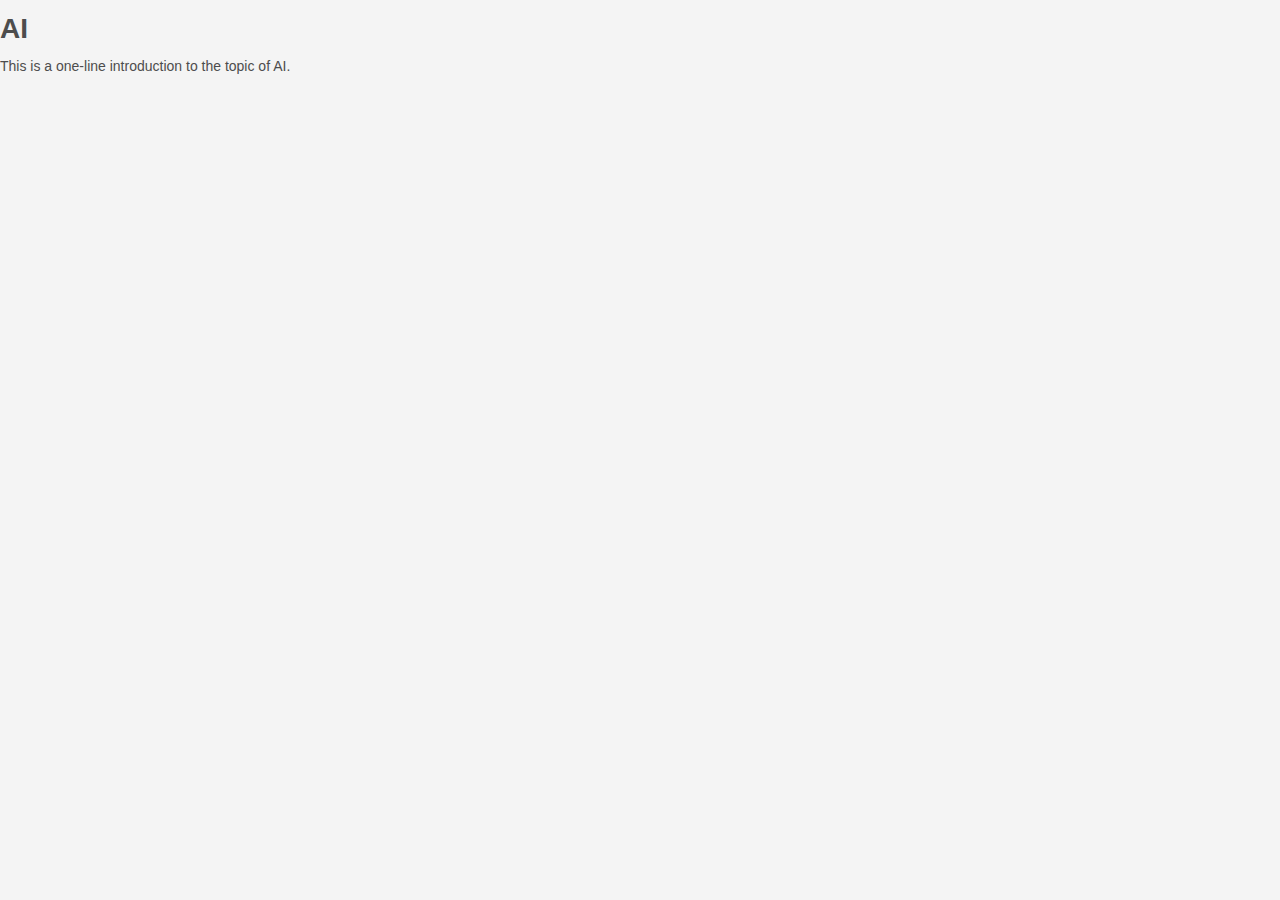
<file: blog/posts/AI.html>
<!DOCTYPE html>
<html>
<head>
    <meta charset="utf-8">
    <title>AI</title>
    <link rel="stylesheet" href="../css/main.css">
</head>
<body>
    <div class="post">
        <h1 class="post-title">AI</h1>
        <p class="post-content">This is a one-line introduction to the topic of AI.</p>
    </div>
</body>
</html>
</file>
<file: css/main.css>
@charset "UTF-8";

html,
body {
  margin: 0;
  padding: 0;
}

button {
  margin: 0;
  padding: 0;
  border: 0;
  background: none;
  font-size: 100%;
  vertical-align: baseline;
  font-family: inherit;
  font-weight: inherit;
  color: inherit;
  appearance: none;
  font-smoothing: antialiased;
}

body {
  font-size: 14px;
  font-family: "Open Sans", "Microsoft YaHei", "Hiragino Sans GB", "黑体", "SimHei", "STHeiti", "宋体", sans-serif;
  line-height: 1.4em;
  background: #f4f4f4;
  color: #4d4d4d;
  -webkit-font-smoothing: antialiased;
  -moz-font-smoothing: antialiased;
  -ms-font-smoothing: antialiased;
  font-smoothing: antialiased;
  font-weight: 300;
}

button,
input[type="checkbox"] {
  outline: none;
}

button {
  height: 40px;
  line-height: 40px;
  padding: 0 20px;
  cursor: pointer;
}

button[disabled],
button[disabled="true"] {
  background-color: #ccc !important;
}

a {
  color: #4d4d4d;
}

a:hover {
  color: #333;
}

.blog-homepage {
  min-width: 320px;
  max-width: 800px;
  margin: 40px auto;
}

.blog-list {
  display: flex;
  flex-wrap: wrap;
  padding: 0;
  margin: 0;
  list-style: none;
  margin-top: 40px;
}

.blog-list li {
  box-sizing: border-box;
  width: 20%;
  height: 160px;
  position: relative;
  text-align: center;
  overflow: hidden;
  transition: all 0.3s;
}

.blog-list li a {
  color: rgba(255, 255, 255, 0.8);
  display: block;
  line-height: 160px;
  font-size: 24px;
  text-decoration: none;
  transition: all 0.3s;
}

.blog-list .background {
  position: absolute;
  width: 100%;
  height: 100%;
  z-index: -1;
  background-color: rgba(0, 0, 0, 0.7);

}

.background img {
  max-width: 100%;
  filter: blur(1px) grayscale(1);
  -webkit-filter: blur(1px) sepia(0.8);
}

.blog-list li:hover {
  box-shadow: 4px 4px 16px rgba(0, 0, 0, 0.3);
}

.blog-list li:hover .background img {
  filter: blur(0.5px);
  -webkit-filter: blur(0.5px);
}

.blog-list li:hover a, .blog-list li a:hover {
  color: rgba(255, 255, 255, 1);
}
</file>
<file: blog/css/main.css>
@charset "UTF-8";

html,
body {
  margin: 0;
  padding: 0;
}

button {
  margin: 0;
  padding: 0;
  border: 0;
  background: none;
  font-size: 100%;
  vertical-align: baseline;
  font-family: inherit;
  font-weight: inherit;
  color: inherit;
  appearance: none;
  font-smoothing: antialiased;
}

body {
  font-size: 14px;
  font-family: "Open Sans", "Microsoft YaHei", "Hiragino Sans GB", "黑体", "SimHei", "STHeiti", "宋体", sans-serif;
  line-height: 1.4em;
  background: #f4f4f4;
  color: #4d4d4d;
  -webkit-font-smoothing: antialiased;
  -moz-font-smoothing: antialiased;
  -ms-font-smoothing: antialiased;
  font-smoothing: antialiased;
  font-weight: 300;
}

button,
input[type="checkbox"] {
  outline: none;
}

button {
  height: 40px;
  line-height: 40px;
  padding: 0 20px;
  cursor: pointer;
}

button[disabled],
button[disabled="true"] {
  background-color: #ccc !important;
}

a {
  color: #4d4d4d;
}

a:hover {
  color: #333;
}

.blog-homepage {
  min-width: 320px;
  max-width: 800px;
  margin: 40px auto;
}

.blog-list {
  display: flex;
  flex-wrap: wrap;
  padding: 0;
  margin: 0;
  list-style: none;
  margin-top: 40px;
}

.blog-list li {
  box-sizing: border-box;
  width: 20%;
  height: 160px;
  position: relative;
  text-align: center;
  overflow: hidden;
  transition: all 0.3s;
}

.blog-list li a {
  color: rgba(255, 255, 255, 0.8);
  display: block;
  line-height: 160px;
  font-size: 24px;
  text-decoration: none;
  transition: all 0.3s;
}

.blog-list .background {
  position: absolute;
  width: 100%;
  height: 100%;
  z-index: -1;
  background-color: rgba(0, 0, 0, 0.7);

}

.background img {
  max-width: 100%;
  filter: blur(1px) grayscale(1);
  -webkit-filter: blur(1px) sepia(0.8);
}

.blog-list li:hover {
  box-shadow: 4px 4px 16px rgba(0, 0, 0, 0.3);
}

.blog-list li:hover .background img {
  filter: blur(0.5px);
  -webkit-filter: blur(0.5px);
}

.blog-list li:hover a, .blog-list li a:hover {
  color: rgba(255, 255, 255, 1);
}
</file>
<file: tech/css/icomoon.css>
@font-face {
  font-family: 'icomoon';
  src:  url('../fonts/icomoon/icomoon.eot?6iuir');
  src:  url('../fonts/icomoon/icomoon.eot?6iuir#iefix') format('embedded-opentype'),
    url('../fonts/icomoon/icomoon.ttf?6iuir') format('truetype'),
    url('../fonts/icomoon/icomoon.woff?6iuir') format('woff'),
    url('../fonts/icomoon/icomoon.svg?6iuir#icomoon') format('svg');
  font-weight: normal;
  font-style: normal;
}

[class^="icon-"], [class*=" icon-"] {
  /* use !important to prevent issues with browser extensions that change fonts */
  font-family: 'icomoon' !important;
  speak: none;
  font-style: normal;
  font-weight: normal;
  font-variant: normal;
  text-transform: none;
  line-height: 1;

  /* Better Font Rendering =========== */
  -webkit-font-smoothing: antialiased;
  -moz-osx-font-smoothing: grayscale;
}

.icon-eye:before {
  content: "\e000";
}
.icon-paper-clip:before {
  content: "\e001";
}
.icon-mail:before {
  content: "\e002";
}
.icon-toggle:before {
  content: "\e003";
}
.icon-layout:before {
  content: "\e004";
}
.icon-link:before {
  content: "\e005";
}
.icon-bell:before {
  content: "\e006";
}
.icon-lock:before {
  content: "\e007";
}
.icon-unlock:before {
  content: "\e008";
}
.icon-ribbon:before {
  content: "\e009";
}
.icon-image:before {
  content: "\e010";
}
.icon-signal:before {
  content: "\e011";
}
.icon-target:before {
  content: "\e012";
}
.icon-clipboard:before {
  content: "\e013";
}
.icon-clock:before {
  content: "\e014";
}
.icon-watch:before {
  content: "\e015";
}
.icon-air-play:before {
  content: "\e016";
}
.icon-camera:before {
  content: "\e017";
}
.icon-video:before {
  content: "\e018";
}
.icon-disc:before {
  content: "\e019";
}
.icon-printer:before {
  content: "\e020";
}
.icon-monitor:before {
  content: "\e021";
}
.icon-server:before {
  content: "\e022";
}
.icon-cog:before {
  content: "\e023";
}
.icon-heart:before {
  content: "\e024";
}
.icon-paragraph:before {
  content: "\e025";
}
.icon-align-justify:before {
  content: "\e026";
}
.icon-align-left:before {
  content: "\e027";
}
.icon-align-center:before {
  content: "\e028";
}
.icon-align-right:before {
  content: "\e029";
}
.icon-book:before {
  content: "\e030";
}
.icon-layers:before {
  content: "\e031";
}
.icon-stack:before {
  content: "\e032";
}
.icon-stack-2:before {
  content: "\e033";
}
.icon-paper:before {
  content: "\e034";
}
.icon-paper-stack:before {
  content: "\e035";
}
.icon-search:before {
  content: "\e036";
}
.icon-zoom-in:before {
  content: "\e037";
}
.icon-zoom-out:before {
  content: "\e038";
}
.icon-reply:before {
  content: "\e039";
}
.icon-circle-plus:before {
  content: "\e040";
}
.icon-circle-minus:before {
  content: "\e041";
}
.icon-circle-check:before {
  content: "\e042";
}
.icon-circle-cross:before {
  content: "\e043";
}
.icon-square-plus:before {
  content: "\e044";
}
.icon-square-minus:before {
  content: "\e045";
}
.icon-square-check:before {
  content: "\e046";
}
.icon-square-cross:before {
  content: "\e047";
}
.icon-microphone:before {
  content: "\e048";
}
.icon-record:before {
  content: "\e049";
}
.icon-skip-back:before {
  content: "\e050";
}
.icon-rewind:before {
  content: "\e051";
}
.icon-play:before {
  content: "\e052";
}
.icon-pause:before {
  content: "\e053";
}
.icon-stop:before {
  content: "\e054";
}
.icon-fast-forward:before {
  content: "\e055";
}
.icon-skip-forward:before {
  content: "\e056";
}
.icon-shuffle:before {
  content: "\e057";
}
.icon-repeat:before {
  content: "\e058";
}
.icon-folder:before {
  content: "\e059";
}
.icon-umbrella:before {
  content: "\e060";
}
.icon-moon:before {
  content: "\e061";
}
.icon-thermometer:before {
  content: "\e062";
}
.icon-drop:before {
  content: "\e063";
}
.icon-sun:before {
  content: "\e064";
}
.icon-cloud:before {
  content: "\e065";
}
.icon-cloud-upload:before {
  content: "\e066";
}
.icon-cloud-download:before {
  content: "\e067";
}
.icon-upload:before {
  content: "\e068";
}
.icon-download:before {
  content: "\e069";
}
.icon-location:before {
  content: "\e070";
}
.icon-location-2:before {
  content: "\e071";
}
.icon-map:before {
  content: "\e072";
}
.icon-battery:before {
  content: "\e073";
}
.icon-head:before {
  content: "\e074";
}
.icon-briefcase:before {
  content: "\e075";
}
.icon-speech-bubble:before {
  content: "\e076";
}
.icon-anchor:before {
  content: "\e077";
}
.icon-globe:before {
  content: "\e078";
}
.icon-box:before {
  content: "\e079";
}
.icon-reload:before {
  content: "\e080";
}
.icon-share:before {
  content: "\e081";
}
.icon-marquee:before {
  content: "\e082";
}
.icon-marquee-plus:before {
  content: "\e083";
}
.icon-marquee-minus:before {
  content: "\e084";
}
.icon-tag:before {
  content: "\e085";
}
.icon-power:before {
  content: "\e086";
}
.icon-command:before {
  content: "\e087";
}
.icon-alt:before {
  content: "\e088";
}
.icon-esc:before {
  content: "\e089";
}
.icon-bar-graph:before {
  content: "\e090";
}
.icon-bar-graph-2:before {
  content: "\e091";
}
.icon-pie-graph:before {
  content: "\e092";
}
.icon-star:before {
  content: "\e093";
}
.icon-arrow-left:before {
  content: "\e094";
}
.icon-arrow-right:before {
  content: "\e095";
}
.icon-arrow-up:before {
  content: "\e096";
}
.icon-arrow-down:before {
  content: "\e097";
}
.icon-volume:before {
  content: "\e098";
}
.icon-mute:before {
  content: "\e099";
}
.icon-content-right:before {
  content: "\e100";
}
.icon-content-left:before {
  content: "\e101";
}
.icon-grid:before {
  content: "\e102";
}
.icon-grid-2:before {
  content: "\e103";
}
.icon-columns:before {
  content: "\e104";
}
.icon-loader:before {
  content: "\e105";
}
.icon-bag:before {
  content: "\e106";
}
.icon-ban:before {
  content: "\e107";
}
.icon-flag:before {
  content: "\e108";
}
.icon-trash:before {
  content: "\e109";
}
.icon-expand:before {
  content: "\e110";
}
.icon-contract:before {
  content: "\e111";
}
.icon-maximize:before {
  content: "\e112";
}
.icon-minimize:before {
  content: "\e113";
}
.icon-plus:before {
  content: "\e114";
}
.icon-minus:before {
  content: "\e115";
}
.icon-check:before {
  content: "\e116";
}
.icon-cross:before {
  content: "\e117";
}
.icon-move:before {
  content: "\e118";
}
.icon-delete:before {
  content: "\e119";
}
.icon-menu:before {
  content: "\e120";
}
.icon-archive:before {
  content: "\e121";
}
.icon-inbox:before {
  content: "\e122";
}
.icon-outbox:before {
  content: "\e123";
}
.icon-file:before {
  content: "\e124";
}
.icon-file-add:before {
  content: "\e125";
}
.icon-file-subtract:before {
  content: "\e126";
}
.icon-help:before {
  content: "\e127";
}
.icon-open:before {
  content: "\e128";
}
.icon-ellipsis:before {
  content: "\e129";
}
.icon-add-to-list:before {
  content: "\e900";
}
.icon-classic-computer:before {
  content: "\e901";
}
.icon-controller-fast-backward:before {
  content: "\e902";
}
.icon-creative-commons-attribution:before {
  content: "\e903";
}
.icon-creative-commons-noderivs:before {
  content: "\e904";
}
.icon-creative-commons-noncommercial-eu:before {
  content: "\e905";
}
.icon-creative-commons-noncommercial-us:before {
  content: "\e906";
}
.icon-creative-commons-public-domain:before {
  content: "\e907";
}
.icon-creative-commons-remix:before {
  content: "\e908";
}
.icon-creative-commons-share:before {
  content: "\e909";
}
.icon-creative-commons-sharealike:before {
  content: "\e90a";
}
.icon-creative-commons:before {
  content: "\e90b";
}
.icon-document-landscape:before {
  content: "\e90c";
}
.icon-remove-user:before {
  content: "\e90d";
}
.icon-warning:before {
  content: "\e90e";
}
.icon-arrow-bold-down:before {
  content: "\e90f";
}
.icon-arrow-bold-left:before {
  content: "\e910";
}
.icon-arrow-bold-right:before {
  content: "\e911";
}
.icon-arrow-bold-up:before {
  content: "\e912";
}
.icon-arrow-down2:before {
  content: "\e913";
}
.icon-arrow-left2:before {
  content: "\e914";
}
.icon-arrow-long-down:before {
  content: "\e915";
}
.icon-arrow-long-left:before {
  content: "\e916";
}
.icon-arrow-long-right:before {
  content: "\e917";
}
.icon-arrow-long-up:before {
  content: "\e918";
}
.icon-arrow-right2:before {
  content: "\e919";
}
.icon-arrow-up2:before {
  content: "\e91a";
}
.icon-arrow-with-circle-down:before {
  content: "\e91b";
}
.icon-arrow-with-circle-left:before {
  content: "\e91c";
}
.icon-arrow-with-circle-right:before {
  content: "\e91d";
}
.icon-arrow-with-circle-up:before {
  content: "\e91e";
}
.icon-bookmark:before {
  content: "\e91f";
}
.icon-bookmarks:before {
  content: "\e920";
}
.icon-chevron-down:before {
  content: "\e921";
}
.icon-chevron-left:before {
  content: "\e922";
}
.icon-chevron-right:before {
  content: "\e923";
}
.icon-chevron-small-down:before {
  content: "\e924";
}
.icon-chevron-small-left:before {
  content: "\e925";
}
.icon-chevron-small-right:before {
  content: "\e926";
}
.icon-chevron-small-up:before {
  content: "\e927";
}
.icon-chevron-thin-down:before {
  content: "\e928";
}
.icon-chevron-thin-left:before {
  content: "\e929";
}
.icon-chevron-thin-right:before {
  content: "\e92a";
}
.icon-chevron-thin-up:before {
  content: "\e92b";
}
.icon-chevron-up:before {
  content: "\e92c";
}
.icon-chevron-with-circle-down:before {
  content: "\e92d";
}
.icon-chevron-with-circle-left:before {
  content: "\e92e";
}
.icon-chevron-with-circle-right:before {
  content: "\e92f";
}
.icon-chevron-with-circle-up:before {
  content: "\e930";
}
.icon-cloud2:before {
  content: "\e931";
}
.icon-controller-fast-forward:before {
  content: "\e932";
}
.icon-controller-jump-to-start:before {
  content: "\e933";
}
.icon-controller-next:before {
  content: "\e934";
}
.icon-controller-paus:before {
  content: "\e935";
}
.icon-controller-play:before {
  content: "\e936";
}
.icon-controller-record:before {
  content: "\e937";
}
.icon-controller-stop:before {
  content: "\e938";
}
.icon-controller-volume:before {
  content: "\e939";
}
.icon-dot-single:before {
  content: "\e93a";
}
.icon-dots-three-horizontal:before {
  content: "\e93b";
}
.icon-dots-three-vertical:before {
  content: "\e93c";
}
.icon-dots-two-horizontal:before {
  content: "\e93d";
}
.icon-dots-two-vertical:before {
  content: "\e93e";
}
.icon-download2:before {
  content: "\e93f";
}
.icon-emoji-flirt:before {
  content: "\e940";
}
.icon-flow-branch:before {
  content: "\e941";
}
.icon-flow-cascade:before {
  content: "\e942";
}
.icon-flow-line:before {
  content: "\e943";
}
.icon-flow-parallel:before {
  content: "\e944";
}
.icon-flow-tree:before {
  content: "\e945";
}
.icon-install:before {
  content: "\e946";
}
.icon-layers2:before {
  content: "\e947";
}
.icon-open-book:before {
  content: "\e948";
}
.icon-resize-100:before {
  content: "\e949";
}
.icon-resize-full-screen:before {
  content: "\e94a";
}
.icon-save:before {
  content: "\e94b";
}
.icon-select-arrows:before {
  content: "\e94c";
}
.icon-sound-mute:before {
  content: "\e94d";
}
.icon-sound:before {
  content: "\e94e";
}
.icon-trash2:before {
  content: "\e94f";
}
.icon-triangle-down:before {
  content: "\e950";
}
.icon-triangle-left:before {
  content: "\e951";
}
.icon-triangle-right:before {
  content: "\e952";
}
.icon-triangle-up:before {
  content: "\e953";
}
.icon-uninstall:before {
  content: "\e954";
}
.icon-upload-to-cloud:before {
  content: "\e955";
}
.icon-upload2:before {
  content: "\e956";
}
.icon-add-user:before {
  content: "\e957";
}
.icon-address:before {
  content: "\e958";
}
.icon-adjust:before {
  content: "\e959";
}
.icon-air:before {
  content: "\e95a";
}
.icon-aircraft-landing:before {
  content: "\e95b";
}
.icon-aircraft-take-off:before {
  content: "\e95c";
}
.icon-aircraft:before {
  content: "\e95d";
}
.icon-align-bottom:before {
  content: "\e95e";
}
.icon-align-horizontal-middle:before {
  content: "\e95f";
}
.icon-align-left2:before {
  content: "\e960";
}
.icon-align-right2:before {
  content: "\e961";
}
.icon-align-top:before {
  content: "\e962";
}
.icon-align-vertical-middle:before {
  content: "\e963";
}
.icon-archive2:before {
  content: "\e964";
}
.icon-area-graph:before {
  content: "\e965";
}
.icon-attachment:before {
  content: "\e966";
}
.icon-awareness-ribbon:before {
  content: "\e967";
}
.icon-back-in-time:before {
  content: "\e968";
}
.icon-back:before {
  content: "\e969";
}
.icon-bar-graph2:before {
  content: "\e96a";
}
.icon-battery2:before {
  content: "\e96b";
}
.icon-beamed-note:before {
  content: "\e96c";
}
.icon-bell2:before {
  content: "\e96d";
}
.icon-blackboard:before {
  content: "\e96e";
}
.icon-block:before {
  content: "\e96f";
}
.icon-book2:before {
  content: "\e970";
}
.icon-bowl:before {
  content: "\e971";
}
.icon-box2:before {
  content: "\e972";
}
.icon-briefcase2:before {
  content: "\e973";
}
.icon-browser:before {
  content: "\e974";
}
.icon-brush:before {
  content: "\e975";
}
.icon-bucket:before {
  content: "\e976";
}
.icon-cake:before {
  content: "\e977";
}
.icon-calculator:before {
  content: "\e978";
}
.icon-calendar:before {
  content: "\e979";
}
.icon-camera2:before {
  content: "\e97a";
}
.icon-ccw:before {
  content: "\e97b";
}
.icon-chat:before {
  content: "\e97c";
}
.icon-check2:before {
  content: "\e97d";
}
.icon-circle-with-cross:before {
  content: "\e97e";
}
.icon-circle-with-minus:before {
  content: "\e97f";
}
.icon-circle-with-plus:before {
  content: "\e980";
}
.icon-circle:before {
  content: "\e981";
}
.icon-circular-graph:before {
  content: "\e982";
}
.icon-clapperboard:before {
  content: "\e983";
}
.icon-clipboard2:before {
  content: "\e984";
}
.icon-clock2:before {
  content: "\e985";
}
.icon-code:before {
  content: "\e986";
}
.icon-cog2:before {
  content: "\e987";
}
.icon-colours:before {
  content: "\e988";
}
.icon-compass:before {
  content: "\e989";
}
.icon-copy:before {
  content: "\e98a";
}
.icon-credit-card:before {
  content: "\e98b";
}
.icon-credit:before {
  content: "\e98c";
}
.icon-cross2:before {
  content: "\e98d";
}
.icon-cup:before {
  content: "\e98e";
}
.icon-cw:before {
  content: "\e98f";
}
.icon-cycle:before {
  content: "\e990";
}
.icon-database:before {
  content: "\e991";
}
.icon-dial-pad:before {
  content: "\e992";
}
.icon-direction:before {
  content: "\e993";
}
.icon-document:before {
  content: "\e994";
}
.icon-documents:before {
  content: "\e995";
}
.icon-drink:before {
  content: "\e996";
}
.icon-drive:before {
  content: "\e997";
}
.icon-drop2:before {
  content: "\e998";
}
.icon-edit:before {
  content: "\e999";
}
.icon-email:before {
  content: "\e99a";
}
.icon-emoji-happy:before {
  content: "\e99b";
}
.icon-emoji-neutral:before {
  content: "\e99c";
}
.icon-emoji-sad:before {
  content: "\e99d";
}
.icon-erase:before {
  content: "\e99e";
}
.icon-eraser:before {
  content: "\e99f";
}
.icon-export:before {
  content: "\e9a0";
}
.icon-eye2:before {
  content: "\e9a1";
}
.icon-feather:before {
  content: "\e9a2";
}
.icon-flag2:before {
  content: "\e9a3";
}
.icon-flash:before {
  content: "\e9a4";
}
.icon-flashlight:before {
  content: "\e9a5";
}
.icon-flat-brush:before {
  content: "\e9a6";
}
.icon-folder-images:before {
  content: "\e9a7";
}
.icon-folder-music:before {
  content: "\e9a8";
}
.icon-folder-video:before {
  content: "\e9a9";
}
.icon-folder2:before {
  content: "\e9aa";
}
.icon-forward:before {
  content: "\e9ab";
}
.icon-funnel:before {
  content: "\e9ac";
}
.icon-game-controller:before {
  content: "\e9ad";
}
.icon-gauge:before {
  content: "\e9ae";
}
.icon-globe2:before {
  content: "\e9af";
}
.icon-graduation-cap:before {
  content: "\e9b0";
}
.icon-grid2:before {
  content: "\e9b1";
}
.icon-hair-cross:before {
  content: "\e9b2";
}
.icon-hand:before {
  content: "\e9b3";
}
.icon-heart-outlined:before {
  content: "\e9b4";
}
.icon-heart2:before {
  content: "\e9b5";
}
.icon-help-with-circle:before {
  content: "\e9b6";
}
.icon-help2:before {
  content: "\e9b7";
}
.icon-home:before {
  content: "\e9b8";
}
.icon-hour-glass:before {
  content: "\e9b9";
}
.icon-image-inverted:before {
  content: "\e9ba";
}
.icon-image2:before {
  content: "\e9bb";
}
.icon-images:before {
  content: "\e9bc";
}
.icon-inbox2:before {
  content: "\e9bd";
}
.icon-infinity:before {
  content: "\e9be";
}
.icon-info-with-circle:before {
  content: "\e9bf";
}
.icon-info:before {
  content: "\e9c0";
}
.icon-key:before {
  content: "\e9c1";
}
.icon-keyboard:before {
  content: "\e9c2";
}
.icon-lab-flask:before {
  content: "\e9c3";
}
.icon-landline:before {
  content: "\e9c4";
}
.icon-language:before {
  content: "\e9c5";
}
.icon-laptop:before {
  content: "\e9c6";
}
.icon-leaf:before {
  content: "\e9c7";
}
.icon-level-down:before {
  content: "\e9c8";
}
.icon-level-up:before {
  content: "\e9c9";
}
.icon-lifebuoy:before {
  content: "\e9ca";
}
.icon-light-bulb:before {
  content: "\e9cb";
}
.icon-light-down:before {
  content: "\e9cc";
}
.icon-light-up:before {
  content: "\e9cd";
}
.icon-line-graph:before {
  content: "\e9ce";
}
.icon-link2:before {
  content: "\e9cf";
}
.icon-list:before {
  content: "\e9d0";
}
.icon-location-pin:before {
  content: "\e9d1";
}
.icon-location2:before {
  content: "\e9d2";
}
.icon-lock-open:before {
  content: "\e9d3";
}
.icon-lock2:before {
  content: "\e9d4";
}
.icon-log-out:before {
  content: "\e9d5";
}
.icon-login:before {
  content: "\e9d6";
}
.icon-loop:before {
  content: "\e9d7";
}
.icon-magnet:before {
  content: "\e9d8";
}
.icon-magnifying-glass:before {
  content: "\e9d9";
}
.icon-mail2:before {
  content: "\e9da";
}
.icon-man:before {
  content: "\e9db";
}
.icon-map2:before {
  content: "\e9dc";
}
.icon-mask:before {
  content: "\e9dd";
}
.icon-medal:before {
  content: "\e9de";
}
.icon-megaphone:before {
  content: "\e9df";
}
.icon-menu2:before {
  content: "\e9e0";
}
.icon-message:before {
  content: "\e9e1";
}
.icon-mic:before {
  content: "\e9e2";
}
.icon-minus2:before {
  content: "\e9e3";
}
.icon-mobile:before {
  content: "\e9e4";
}
.icon-modern-mic:before {
  content: "\e9e5";
}
.icon-moon2:before {
  content: "\e9e6";
}
.icon-mouse:before {
  content: "\e9e7";
}
.icon-music:before {
  content: "\e9e8";
}
.icon-network:before {
  content: "\e9e9";
}
.icon-new-message:before {
  content: "\e9ea";
}
.icon-new:before {
  content: "\e9eb";
}
.icon-news:before {
  content: "\e9ec";
}
.icon-note:before {
  content: "\e9ed";
}
.icon-notification:before {
  content: "\e9ee";
}
.icon-old-mobile:before {
  content: "\e9ef";
}
.icon-old-phone:before {
  content: "\e9f0";
}
.icon-palette:before {
  content: "\e9f1";
}
.icon-paper-plane:before {
  content: "\e9f2";
}
.icon-pencil:before {
  content: "\e9f3";
}
.icon-phone:before {
  content: "\e9f4";
}
.icon-pie-chart:before {
  content: "\e9f5";
}
.icon-pin:before {
  content: "\e9f6";
}
.icon-plus2:before {
  content: "\e9f7";
}
.icon-popup:before {
  content: "\e9f8";
}
.icon-power-plug:before {
  content: "\e9f9";
}
.icon-price-ribbon:before {
  content: "\e9fa";
}
.icon-price-tag:before {
  content: "\e9fb";
}
.icon-print:before {
  content: "\e9fc";
}
.icon-progress-empty:before {
  content: "\e9fd";
}
.icon-progress-full:before {
  content: "\e9fe";
}
.icon-progress-one:before {
  content: "\e9ff";
}
.icon-progress-two:before {
  content: "\ea00";
}
.icon-publish:before {
  content: "\ea01";
}
.icon-quote:before {
  content: "\ea02";
}
.icon-radio:before {
  content: "\ea03";
}
.icon-reply-all:before {
  content: "\ea04";
}
.icon-reply2:before {
  content: "\ea05";
}
.icon-retweet:before {
  content: "\ea06";
}
.icon-rocket:before {
  content: "\ea07";
}
.icon-round-brush:before {
  content: "\ea08";
}
.icon-rss:before {
  content: "\ea09";
}
.icon-ruler:before {
  content: "\ea0a";
}
.icon-scissors:before {
  content: "\ea0b";
}
.icon-share-alternitive:before {
  content: "\ea0c";
}
.icon-share2:before {
  content: "\ea0d";
}
.icon-shareable:before {
  content: "\ea0e";
}
.icon-shield:before {
  content: "\ea0f";
}
.icon-shop:before {
  content: "\ea10";
}
.icon-shopping-bag:before {
  content: "\ea11";
}
.icon-shopping-basket:before {
  content: "\ea12";
}
.icon-shopping-cart:before {
  content: "\ea13";
}
.icon-shuffle2:before {
  content: "\ea14";
}
.icon-signal2:before {
  content: "\ea15";
}
.icon-sound-mix:before {
  content: "\ea16";
}
.icon-sports-club:before {
  content: "\ea17";
}
.icon-spreadsheet:before {
  content: "\ea18";
}
.icon-squared-cross:before {
  content: "\ea19";
}
.icon-squared-minus:before {
  content: "\ea1a";
}
.icon-squared-plus:before {
  content: "\ea1b";
}
.icon-star-outlined:before {
  content: "\ea1c";
}
.icon-star2:before {
  content: "\ea1d";
}
.icon-stopwatch:before {
  content: "\ea1e";
}
.icon-suitcase:before {
  content: "\ea1f";
}
.icon-swap:before {
  content: "\ea20";
}
.icon-sweden:before {
  content: "\ea21";
}
.icon-switch:before {
  content: "\ea22";
}
.icon-tablet:before {
  content: "\ea23";
}
.icon-tag2:before {
  content: "\ea24";
}
.icon-text-document-inverted:before {
  content: "\ea25";
}
.icon-text-document:before {
  content: "\ea26";
}
.icon-text:before {
  content: "\ea27";
}
.icon-thermometer2:before {
  content: "\ea28";
}
.icon-thumbs-down:before {
  content: "\ea29";
}
.icon-thumbs-up:before {
  content: "\ea2a";
}
.icon-thunder-cloud:before {
  content: "\ea2b";
}
.icon-ticket:before {
  content: "\ea2c";
}
.icon-time-slot:before {
  content: "\ea2d";
}
.icon-tools:before {
  content: "\ea2e";
}
.icon-traffic-cone:before {
  content: "\ea2f";
}
.icon-tree:before {
  content: "\ea30";
}
.icon-trophy:before {
  content: "\ea31";
}
.icon-tv:before {
  content: "\ea32";
}
.icon-typing:before {
  content: "\ea33";
}
.icon-unread:before {
  content: "\ea34";
}
.icon-untag:before {
  content: "\ea35";
}
.icon-user:before {
  content: "\ea36";
}
.icon-users:before {
  content: "\ea37";
}
.icon-v-card:before {
  content: "\ea38";
}
.icon-video2:before {
  content: "\ea39";
}
.icon-vinyl:before {
  content: "\ea3a";
}
.icon-voicemail:before {
  content: "\ea3b";
}
.icon-wallet:before {
  content: "\ea3c";
}
.icon-water:before {
  content: "\ea3d";
}
.icon-px-with-circle:before {
  content: "\ea3e";
}
.icon-px:before {
  content: "\ea3f";
}
.icon-basecamp:before {
  content: "\ea40";
}
.icon-behance:before {
  content: "\ea41";
}
.icon-creative-cloud:before {
  content: "\ea42";
}
.icon-dropbox:before {
  content: "\ea43";
}
.icon-evernote:before {
  content: "\ea44";
}
.icon-flattr:before {
  content: "\ea45";
}
.icon-foursquare:before {
  content: "\ea46";
}
.icon-google-drive:before {
  content: "\ea47";
}
.icon-google-hangouts:before {
  content: "\ea48";
}
.icon-grooveshark:before {
  content: "\ea49";
}
.icon-icloud:before {
  content: "\ea4a";
}
.icon-mixi:before {
  content: "\ea4b";
}
.icon-onedrive:before {
  content: "\ea4c";
}
.icon-paypal:before {
  content: "\ea4d";
}
.icon-picasa:before {
  content: "\ea4e";
}
.icon-qq:before {
  content: "\ea4f";
}
.icon-rdio-with-circle:before {
  content: "\ea50";
}
.icon-renren:before {
  content: "\ea51";
}
.icon-scribd:before {
  content: "\ea52";
}
.icon-sina-weibo:before {
  content: "\ea53";
}
.icon-skype-with-circle:before {
  content: "\ea54";
}
.icon-skype:before {
  content: "\ea55";
}
.icon-slideshare:before {
  content: "\ea56";
}
.icon-smashing:before {
  content: "\ea57";
}
.icon-soundcloud:before {
  content: "\ea58";
}
.icon-spotify-with-circle:before {
  content: "\ea59";
}
.icon-spotify:before {
  content: "\ea5a";
}
.icon-swarm:before {
  content: "\ea5b";
}
.icon-vine-with-circle:before {
  content: "\ea5c";
}
.icon-vine:before {
  content: "\ea5d";
}
.icon-vk-alternitive:before {
  content: "\ea5e";
}
.icon-vk-with-circle:before {
  content: "\ea5f";
}
.icon-vk:before {
  content: "\ea60";
}
.icon-xing-with-circle:before {
  content: "\ea61";
}
.icon-xing:before {
  content: "\ea62";
}
.icon-yelp:before {
  content: "\ea63";
}
.icon-dribbble-with-circle:before {
  content: "\ea64";
}
.icon-dribbble:before {
  content: "\ea65";
}
.icon-facebook-with-circle:before {
  content: "\ea66";
}
.icon-facebook:before {
  content: "\ea67";
}
.icon-flickr-with-circle:before {
  content: "\ea68";
}
.icon-flickr:before {
  content: "\ea69";
}
.icon-github-with-circle:before {
  content: "\ea6a";
}
.icon-github:before {
  content: "\ea6b";
}
.icon-google-with-circle:before {
  content: "\ea6c";
}
.icon-google:before {
  content: "\ea6d";
}
.icon-instagram-with-circle:before {
  content: "\ea6e";
}
.icon-instagram:before {
  content: "\ea6f";
}
.icon-lastfm-with-circle:before {
  content: "\ea70";
}
.icon-lastfm:before {
  content: "\ea71";
}
.icon-linkedin-with-circle:before {
  content: "\ea72";
}
.icon-linkedin:before {
  content: "\ea73";
}
.icon-pinterest-with-circle:before {
  content: "\ea74";
}
.icon-pinterest:before {
  content: "\ea75";
}
.icon-rdio:before {
  content: "\ea76";
}
.icon-stumbleupon-with-circle:before {
  content: "\ea77";
}
.icon-stumbleupon:before {
  content: "\ea78";
}
.icon-tumblr-with-circle:before {
  content: "\ea79";
}
.icon-tumblr:before {
  content: "\ea7a";
}
.icon-twitter-with-circle:before {
  content: "\ea7b";
}
.icon-twitter:before {
  content: "\ea7c";
}
.icon-vimeo-with-circle:before {
  content: "\ea7d";
}
.icon-vimeo:before {
  content: "\ea7e";
}
.icon-youtube-with-circle:before {
  content: "\ea7f";
}
.icon-youtube:before {
  content: "\ea80";
}
</file>
<file: tech/css/themify-icons.css>
@font-face {
	font-family: 'themify';
	src:url('../fonts/themify-icons/themify.eot?-fvbane');
	src:url('../fonts/themify-icons/themify.eot?#iefix-fvbane') format('embedded-opentype'),
		url('../fonts/themify-icons/themify.woff?-fvbane') format('woff'),
		url('../fonts/themify-icons/themify.ttf?-fvbane') format('truetype'),
		url('../fonts/themify-icons/themify.svg?-fvbane#themify') format('svg');
	font-weight: normal;
	font-style: normal;
}

[class^="ti-"], [class*=" ti-"] {
	font-family: 'themify';
	speak: none;
	font-style: normal;
	font-weight: normal;
	font-variant: normal;
	text-transform: none;
	line-height: 1;

	/* Better Font Rendering =========== */
	-webkit-font-smoothing: antialiased;
	-moz-osx-font-smoothing: grayscale;
}

.ti-wand:before {
	content: "\e600";
}
.ti-volume:before {
	content: "\e601";
}
.ti-user:before {
	content: "\e602";
}
.ti-unlock:before {
	content: "\e603";
}
.ti-unlink:before {
	content: "\e604";
}
.ti-trash:before {
	content: "\e605";
}
.ti-thought:before {
	content: "\e606";
}
.ti-target:before {
	content: "\e607";
}
.ti-tag:before {
	content: "\e608";
}
.ti-tablet:before {
	content: "\e609";
}
.ti-star:before {
	content: "\e60a";
}
.ti-spray:before {
	content: "\e60b";
}
.ti-signal:before {
	content: "\e60c";
}
.ti-shopping-cart:before {
	content: "\e60d";
}
.ti-shopping-cart-full:before {
	content: "\e60e";
}
.ti-settings:before {
	content: "\e60f";
}
.ti-search:before {
	content: "\e610";
}
.ti-zoom-in:before {
	content: "\e611";
}
.ti-zoom-out:before {
	content: "\e612";
}
.ti-cut:before {
	content: "\e613";
}
.ti-ruler:before {
	content: "\e614";
}
.ti-ruler-pencil:before {
	content: "\e615";
}
.ti-ruler-alt:before {
	content: "\e616";
}
.ti-bookmark:before {
	content: "\e617";
}
.ti-bookmark-alt:before {
	content: "\e618";
}
.ti-reload:before {
	content: "\e619";
}
.ti-plus:before {
	content: "\e61a";
}
.ti-pin:before {
	content: "\e61b";
}
.ti-pencil:before {
	content: "\e61c";
}
.ti-pencil-alt:before {
	content: "\e61d";
}
.ti-paint-roller:before {
	content: "\e61e";
}
.ti-paint-bucket:before {
	content: "\e61f";
}
.ti-na:before {
	content: "\e620";
}
.ti-mobile:before {
	content: "\e621";
}
.ti-minus:before {
	content: "\e622";
}
.ti-medall:before {
	content: "\e623";
}
.ti-medall-alt:before {
	content: "\e624";
}
.ti-marker:before {
	content: "\e625";
}
.ti-marker-alt:before {
	content: "\e626";
}
.ti-arrow-up:before {
	content: "\e627";
}
.ti-arrow-right:before {
	content: "\e628";
}
.ti-arrow-left:before {
	content: "\e629";
}
.ti-arrow-down:before {
	content: "\e62a";
}
.ti-lock:before {
	content: "\e62b";
}
.ti-location-arrow:before {
	content: "\e62c";
}
.ti-link:before {
	content: "\e62d";
}
.ti-layout:before {
	content: "\e62e";
}
.ti-layers:before {
	content: "\e62f";
}
.ti-layers-alt:before {
	content: "\e630";
}
.ti-key:before {
	content: "\e631";
}
.ti-import:before {
	content: "\e632";
}
.ti-image:before {
	content: "\e633";
}
.ti-heart:before {
	content: "\e634";
}
.ti-heart-broken:before {
	content: "\e635";
}
.ti-hand-stop:before {
	content: "\e636";
}
.ti-hand-open:before {
	content: "\e637";
}
.ti-hand-drag:before {
	content: "\e638";
}
.ti-folder:before {
	content: "\e639";
}
.ti-flag:before {
	content: "\e63a";
}
.ti-flag-alt:before {
	content: "\e63b";
}
.ti-flag-alt-2:before {
	content: "\e63c";
}
.ti-eye:before {
	content: "\e63d";
}
.ti-export:before {
	content: "\e63e";
}
.ti-exchange-vertical:before {
	content: "\e63f";
}
.ti-desktop:before {
	content: "\e640";
}
.ti-cup:before {
	content: "\e641";
}
.ti-crown:before {
	content: "\e642";
}
.ti-comments:before {
	content: "\e643";
}
.ti-comment:before {
	content: "\e644";
}
.ti-comment-alt:before {
	content: "\e645";
}
.ti-close:before {
	content: "\e646";
}
.ti-clip:before {
	content: "\e647";
}
.ti-angle-up:before {
	content: "\e648";
}
.ti-angle-right:before {
	content: "\e649";
}
.ti-angle-left:before {
	content: "\e64a";
}
.ti-angle-down:before {
	content: "\e64b";
}
.ti-check:before {
	content: "\e64c";
}
.ti-check-box:before {
	content: "\e64d";
}
.ti-camera:before {
	content: "\e64e";
}
.ti-announcement:before {
	content: "\e64f";
}
.ti-brush:before {
	content: "\e650";
}
.ti-briefcase:before {
	content: "\e651";
}
.ti-bolt:before {
	content: "\e652";
}
.ti-bolt-alt:before {
	content: "\e653";
}
.ti-blackboard:before {
	content: "\e654";
}
.ti-bag:before {
	content: "\e655";
}
.ti-move:before {
	content: "\e656";
}
.ti-arrows-vertical:before {
	content: "\e657";
}
.ti-arrows-horizontal:before {
	content: "\e658";
}
.ti-fullscreen:before {
	content: "\e659";
}
.ti-arrow-top-right:before {
	content: "\e65a";
}
.ti-arrow-top-left:before {
	content: "\e65b";
}
.ti-arrow-circle-up:before {
	content: "\e65c";
}
.ti-arrow-circle-right:before {
	content: "\e65d";
}
.ti-arrow-circle-left:before {
	content: "\e65e";
}
.ti-arrow-circle-down:before {
	content: "\e65f";
}
.ti-angle-double-up:before {
	content: "\e660";
}
.ti-angle-double-right:before {
	content: "\e661";
}
.ti-angle-double-left:before {
	content: "\e662";
}
.ti-angle-double-down:before {
	content: "\e663";
}
.ti-zip:before {
	content: "\e664";
}
.ti-world:before {
	content: "\e665";
}
.ti-wheelchair:before {
	content: "\e666";
}
.ti-view-list:before {
	content: "\e667";
}
.ti-view-list-alt:before {
	content: "\e668";
}
.ti-view-grid:before {
	content: "\e669";
}
.ti-uppercase:before {
	content: "\e66a";
}
.ti-upload:before {
	content: "\e66b";
}
.ti-underline:before {
	content: "\e66c";
}
.ti-truck:before {
	content: "\e66d";
}
.ti-timer:before {
	content: "\e66e";
}
.ti-ticket:before {
	content: "\e66f";
}
.ti-thumb-up:before {
	content: "\e670";
}
.ti-thumb-down:before {
	content: "\e671";
}
.ti-text:before {
	content: "\e672";
}
.ti-stats-up:before {
	content: "\e673";
}
.ti-stats-down:before {
	content: "\e674";
}
.ti-split-v:before {
	content: "\e675";
}
.ti-split-h:before {
	content: "\e676";
}
.ti-smallcap:before {
	content: "\e677";
}
.ti-shine:before {
	content: "\e678";
}
.ti-shift-right:before {
	content: "\e679";
}
.ti-shift-left:before {
	content: "\e67a";
}
.ti-shield:before {
	content: "\e67b";
}
.ti-notepad:before {
	content: "\e67c";
}
.ti-server:before {
	content: "\e67d";
}
.ti-quote-right:before {
	content: "\e67e";
}
.ti-quote-left:before {
	content: "\e67f";
}
.ti-pulse:before {
	content: "\e680";
}
.ti-printer:before {
	content: "\e681";
}
.ti-power-off:before {
	content: "\e682";
}
.ti-plug:before {
	content: "\e683";
}
.ti-pie-chart:before {
	content: "\e684";
}
.ti-paragraph:before {
	content: "\e685";
}
.ti-panel:before {
	content: "\e686";
}
.ti-package:before {
	content: "\e687";
}
.ti-music:before {
	content: "\e688";
}
.ti-music-alt:before {
	content: "\e689";
}
.ti-mouse:before {
	content: "\e68a";
}
.ti-mouse-alt:before {
	content: "\e68b";
}
.ti-money:before {
	content: "\e68c";
}
.ti-microphone:before {
	content: "\e68d";
}
.ti-menu:before {
	content: "\e68e";
}
.ti-menu-alt:before {
	content: "\e68f";
}
.ti-map:before {
	content: "\e690";
}
.ti-map-alt:before {
	content: "\e691";
}
.ti-loop:before {
	content: "\e692";
}
.ti-location-pin:before {
	content: "\e693";
}
.ti-list:before {
	content: "\e694";
}
.ti-light-bulb:before {
	content: "\e695";
}
.ti-Italic:before {
	content: "\e696";
}
.ti-info:before {
	content: "\e697";
}
.ti-infinite:before {
	content: "\e698";
}
.ti-id-badge:before {
	content: "\e699";
}
.ti-hummer:before {
	content: "\e69a";
}
.ti-home:before {
	content: "\e69b";
}
.ti-help:before {
	content: "\e69c";
}
.ti-headphone:before {
	content: "\e69d";
}
.ti-harddrives:before {
	content: "\e69e";
}
.ti-harddrive:before {
	content: "\e69f";
}
.ti-gift:before {
	content: "\e6a0";
}
.ti-game:before {
	content: "\e6a1";
}
.ti-filter:before {
	content: "\e6a2";
}
.ti-files:before {
	content: "\e6a3";
}
.ti-file:before {
	content: "\e6a4";
}
.ti-eraser:before {
	content: "\e6a5";
}
.ti-envelope:before {
	content: "\e6a6";
}
.ti-download:before {
	content: "\e6a7";
}
.ti-direction:before {
	content: "\e6a8";
}
.ti-direction-alt:before {
	content: "\e6a9";
}
.ti-dashboard:before {
	content: "\e6aa";
}
.ti-control-stop:before {
	content: "\e6ab";
}
.ti-control-shuffle:before {
	content: "\e6ac";
}
.ti-control-play:before {
	content: "\e6ad";
}
.ti-control-pause:before {
	content: "\e6ae";
}
.ti-control-forward:before {
	content: "\e6af";
}
.ti-control-backward:before {
	content: "\e6b0";
}
.ti-cloud:before {
	content: "\e6b1";
}
.ti-cloud-up:before {
	content: "\e6b2";
}
.ti-cloud-down:before {
	content: "\e6b3";
}
.ti-clipboard:before {
	content: "\e6b4";
}
.ti-car:before {
	content: "\e6b5";
}
.ti-calendar:before {
	content: "\e6b6";
}
.ti-book:before {
	content: "\e6b7";
}
.ti-bell:before {
	content: "\e6b8";
}
.ti-basketball:before {
	content: "\e6b9";
}
.ti-bar-chart:before {
	content: "\e6ba";
}
.ti-bar-chart-alt:before {
	content: "\e6bb";
}
.ti-back-right:before {
	content: "\e6bc";
}
.ti-back-left:before {
	content: "\e6bd";
}
.ti-arrows-corner:before {
	content: "\e6be";
}
.ti-archive:before {
	content: "\e6bf";
}
.ti-anchor:before {
	content: "\e6c0";
}
.ti-align-right:before {
	content: "\e6c1";
}
.ti-align-left:before {
	content: "\e6c2";
}
.ti-align-justify:before {
	content: "\e6c3";
}
.ti-align-center:before {
	content: "\e6c4";
}
.ti-alert:before {
	content: "\e6c5";
}
.ti-alarm-clock:before {
	content: "\e6c6";
}
.ti-agenda:before {
	content: "\e6c7";
}
.ti-write:before {
	content: "\e6c8";
}
.ti-window:before {
	content: "\e6c9";
}
.ti-widgetized:before {
	content: "\e6ca";
}
.ti-widget:before {
	content: "\e6cb";
}
.ti-widget-alt:before {
	content: "\e6cc";
}
.ti-wallet:before {
	content: "\e6cd";
}
.ti-video-clapper:before {
	content: "\e6ce";
}
.ti-video-camera:before {
	content: "\e6cf";
}
.ti-vector:before {
	content: "\e6d0";
}
.ti-themify-logo:before {
	content: "\e6d1";
}
.ti-themify-favicon:before {
	content: "\e6d2";
}
.ti-themify-favicon-alt:before {
	content: "\e6d3";
}
.ti-support:before {
	content: "\e6d4";
}
.ti-stamp:before {
	content: "\e6d5";
}
.ti-split-v-alt:before {
	content: "\e6d6";
}
.ti-slice:before {
	content: "\e6d7";
}
.ti-shortcode:before {
	content: "\e6d8";
}
.ti-shift-right-alt:before {
	content: "\e6d9";
}
.ti-shift-left-alt:before {
	content: "\e6da";
}
.ti-ruler-alt-2:before {
	content: "\e6db";
}
.ti-receipt:before {
	content: "\e6dc";
}
.ti-pin2:before {
	content: "\e6dd";
}
.ti-pin-alt:before {
	content: "\e6de";
}
.ti-pencil-alt2:before {
	content: "\e6df";
}
.ti-palette:before {
	content: "\e6e0";
}
.ti-more:before {
	content: "\e6e1";
}
.ti-more-alt:before {
	content: "\e6e2";
}
.ti-microphone-alt:before {
	content: "\e6e3";
}
.ti-magnet:before {
	content: "\e6e4";
}
.ti-line-double:before {
	content: "\e6e5";
}
.ti-line-dotted:before {
	content: "\e6e6";
}
.ti-line-dashed:before {
	content: "\e6e7";
}
.ti-layout-width-full:before {
	content: "\e6e8";
}
.ti-layout-width-default:before {
	content: "\e6e9";
}
.ti-layout-width-default-alt:before {
	content: "\e6ea";
}
.ti-layout-tab:before {
	content: "\e6eb";
}
.ti-layout-tab-window:before {
	content: "\e6ec";
}
.ti-layout-tab-v:before {
	content: "\e6ed";
}
.ti-layout-tab-min:before {
	content: "\e6ee";
}
.ti-layout-slider:before {
	content: "\e6ef";
}
.ti-layout-slider-alt:before {
	content: "\e6f0";
}
.ti-layout-sidebar-right:before {
	content: "\e6f1";
}
.ti-layout-sidebar-none:before {
	content: "\e6f2";
}
.ti-layout-sidebar-left:before {
	content: "\e6f3";
}
.ti-layout-placeholder:before {
	content: "\e6f4";
}
.ti-layout-menu:before {
	content: "\e6f5";
}
.ti-layout-menu-v:before {
	content: "\e6f6";
}
.ti-layout-menu-separated:before {
	content: "\e6f7";
}
.ti-layout-menu-full:before {
	content: "\e6f8";
}
.ti-layout-media-right-alt:before {
	content: "\e6f9";
}
.ti-layout-media-right:before {
	content: "\e6fa";
}
.ti-layout-media-overlay:before {
	content: "\e6fb";
}
.ti-layout-media-overlay-alt:before {
	content: "\e6fc";
}
.ti-layout-media-overlay-alt-2:before {
	content: "\e6fd";
}
.ti-layout-media-left-alt:before {
	content: "\e6fe";
}
.ti-layout-media-left:before {
	content: "\e6ff";
}
.ti-layout-media-center-alt:before {
	content: "\e700";
}
.ti-layout-media-center:before {
	content: "\e701";
}
.ti-layout-list-thumb:before {
	content: "\e702";
}
.ti-layout-list-thumb-alt:before {
	content: "\e703";
}
.ti-layout-list-post:before {
	content: "\e704";
}
.ti-layout-list-large-image:before {
	content: "\e705";
}
.ti-layout-line-solid:before {
	content: "\e706";
}
.ti-layout-grid4:before {
	content: "\e707";
}
.ti-layout-grid3:before {
	content: "\e708";
}
.ti-layout-grid2:before {
	content: "\e709";
}
.ti-layout-grid2-thumb:before {
	content: "\e70a";
}
.ti-layout-cta-right:before {
	content: "\e70b";
}
.ti-layout-cta-left:before {
	content: "\e70c";
}
.ti-layout-cta-center:before {
	content: "\e70d";
}
.ti-layout-cta-btn-right:before {
	content: "\e70e";
}
.ti-layout-cta-btn-left:before {
	content: "\e70f";
}
.ti-layout-column4:before {
	content: "\e710";
}
.ti-layout-column3:before {
	content: "\e711";
}
.ti-layout-column2:before {
	content: "\e712";
}
.ti-layout-accordion-separated:before {
	content: "\e713";
}
.ti-layout-accordion-merged:before {
	content: "\e714";
}
.ti-layout-accordion-list:before {
	content: "\e715";
}
.ti-ink-pen:before {
	content: "\e716";
}
.ti-info-alt:before {
	content: "\e717";
}
.ti-help-alt:before {
	content: "\e718";
}
.ti-headphone-alt:before {
	content: "\e719";
}
.ti-hand-point-up:before {
	content: "\e71a";
}
.ti-hand-point-right:before {
	content: "\e71b";
}
.ti-hand-point-left:before {
	content: "\e71c";
}
.ti-hand-point-down:before {
	content: "\e71d";
}
.ti-gallery:before {
	content: "\e71e";
}
.ti-face-smile:before {
	content: "\e71f";
}
.ti-face-sad:before {
	content: "\e720";
}
.ti-credit-card:before {
	content: "\e721";
}
.ti-control-skip-forward:before {
	content: "\e722";
}
.ti-control-skip-backward:before {
	content: "\e723";
}
.ti-control-record:before {
	content: "\e724";
}
.ti-control-eject:before {
	content: "\e725";
}
.ti-comments-smiley:before {
	content: "\e726";
}
.ti-brush-alt:before {
	content: "\e727";
}
.ti-youtube:before {
	content: "\e728";
}
.ti-vimeo:before {
	content: "\e729";
}
.ti-twitter:before {
	content: "\e72a";
}
.ti-time:before {
	content: "\e72b";
}
.ti-tumblr:before {
	content: "\e72c";
}
.ti-skype:before {
	content: "\e72d";
}
.ti-share:before {
	content: "\e72e";
}
.ti-share-alt:before {
	content: "\e72f";
}
.ti-rocket:before {
	content: "\e730";
}
.ti-pinterest:before {
	content: "\e731";
}
.ti-new-window:before {
	content: "\e732";
}
.ti-microsoft:before {
	content: "\e733";
}
.ti-list-ol:before {
	content: "\e734";
}
.ti-linkedin:before {
	content: "\e735";
}
.ti-layout-sidebar-2:before {
	content: "\e736";
}
.ti-layout-grid4-alt:before {
	content: "\e737";
}
.ti-layout-grid3-alt:before {
	content: "\e738";
}
.ti-layout-grid2-alt:before {
	content: "\e739";
}
.ti-layout-column4-alt:before {
	content: "\e73a";
}
.ti-layout-column3-alt:before {
	content: "\e73b";
}
.ti-layout-column2-alt:before {
	content: "\e73c";
}
.ti-instagram:before {
	content: "\e73d";
}
.ti-google:before {
	content: "\e73e";
}
.ti-github:before {
	content: "\e73f";
}
.ti-flickr:before {
	content: "\e740";
}
.ti-facebook:before {
	content: "\e741";
}
.ti-dropbox:before {
	content: "\e742";
}
.ti-dribbble:before {
	content: "\e743";
}
.ti-apple:before {
	content: "\e744";
}
.ti-android:before {
	content: "\e745";
}
.ti-save:before {
	content: "\e746";
}
.ti-save-alt:before {
	content: "\e747";
}
.ti-yahoo:before {
	content: "\e748";
}
.ti-wordpress:before {
	content: "\e749";
}
.ti-vimeo-alt:before {
	content: "\e74a";
}
.ti-twitter-alt:before {
	content: "\e74b";
}
.ti-tumblr-alt:before {
	content: "\e74c";
}
.ti-trello:before {
	content: "\e74d";
}
.ti-stack-overflow:before {
	content: "\e74e";
}
.ti-soundcloud:before {
	content: "\e74f";
}
.ti-sharethis:before {
	content: "\e750";
}
.ti-sharethis-alt:before {
	content: "\e751";
}
.ti-reddit:before {
	content: "\e752";
}
.ti-pinterest-alt:before {
	content: "\e753";
}
.ti-microsoft-alt:before {
	content: "\e754";
}
.ti-linux:before {
	content: "\e755";
}
.ti-jsfiddle:before {
	content: "\e756";
}
.ti-joomla:before {
	content: "\e757";
}
.ti-html5:before {
	content: "\e758";
}
.ti-flickr-alt:before {
	content: "\e759";
}
.ti-email:before {
	content: "\e75a";
}
.ti-drupal:before {
	content: "\e75b";
}
.ti-dropbox-alt:before {
	content: "\e75c";
}
.ti-css3:before {
	content: "\e75d";
}
.ti-rss:before {
	content: "\e75e";
}
.ti-rss-alt:before {
	content: "\e75f";
}
</file>
<file: tech/css/style.css>
@font-face {
  font-family: 'icomoon';
  src: url("../fonts/icomoon/icomoon.eot?srf3rx");
  src: url("../fonts/icomoon/icomoon.eot?srf3rx#iefix") format("embedded-opentype"), url("../fonts/icomoon/icomoon.ttf?srf3rx") format("truetype"), url("../fonts/icomoon/icomoon.woff?srf3rx") format("woff"), url("../fonts/icomoon/icomoon.svg?srf3rx#icomoon") format("svg");
  font-weight: normal;
  font-style: normal;
}
/* =======================================================
*
* 	Template Style 
*
* ======================================================= */
body {
  font-family: "Merriweather", serif;
  font-weight: 400;
  font-size: 14px;
  line-height: 1.7;
  color: #777;
  background: #fff;
}

#page {
  position: relative;
  overflow-x: hidden;
  overflow-y: auto;
  width: 100%;
  -webkit-transition: 0.5s;
  -o-transition: 0.5s;
  transition: 0.5s;
}
.offcanvas #page {
  overflow: hidden;
  position: absolute;
}
.offcanvas #page:after {
  -webkit-transition: 2s;
  -o-transition: 2s;
  transition: 2s;
  position: absolute;
  top: 0;
  right: 0;
  bottom: 0;
  left: 0;
  z-index: 101;
  background: rgba(0, 0, 0, 0.7);
  content: "";
}

a {
  color: #52D681;
  -webkit-transition: 0.5s;
  -o-transition: 0.5s;
  transition: 0.5s;
}
a:hover, a:active, a:focus {
  color: #52D681;
  outline: none;
  text-decoration: none;
}

p {
  margin-bottom: 20px;
}

h1, h2, h3, h4, h5, h6, figure {
  color: #000;
  font-family: "Montserrat", sans-serif;
  font-weight: 400;
  margin: 0 0 20px 0;
}

::-webkit-selection {
  color: #fff;
  background: #52D681;
}

::-moz-selection {
  color: #fff;
  background: #52D681;
}

::selection {
  color: #fff;
  background: #52D681;
}

.gtco-container {
  max-width: 1140px;
  position: relative;
  margin: 0 auto;
  padding-left: 15px;
  padding-right: 15px;
}

.gtco-nav {
  position: relative;
  top: 0;
  margin: 0;
  padding: 0;
  width: 100%;
  padding: 30px 0;
  z-index: 1001;
  font-family: "Montserrat", sans-serif;
}
@media screen and (max-width: 768px) {
  .gtco-nav {
    padding: 10px 0;
    border-bottom: 1px solid #666666;
  }
}
.gtco-nav #gtco-logo {
  font-size: 20px;
  margin: 0;
  padding: 0;
  text-transform: uppercase;
  font-weight: bold;
}
.gtco-nav #gtco-logo a {
  color: #000;
}
.gtco-nav #gtco-logo em {
  color: #fff;
}
@media screen and (max-width: 768px) {
  .gtco-nav .menu-1, .gtco-nav .menu-2 {
    display: none;
  }
}
.gtco-nav ul {
  padding: 0;
  margin: .4em 0 0 0;
}
.gtco-nav ul li {
  padding: 0;
  margin: 0;
  list-style: none;
  display: inline;
  line-height: 1.5;
  font-family: "Montserrat", sans-serif;
}
.gtco-nav ul li > a {
  text-transform: uppercase;
  font-size: 13px !important;
  letter-spacing: .05em;
}
.gtco-nav ul li a {
  font-size: 16px;
  padding: 30px 10px;
  color: #cccccc;
  -webkit-transition: 0.5s;
  -o-transition: 0.5s;
  transition: 0.5s;
}
.gtco-nav ul li a:hover, .gtco-nav ul li a:focus, .gtco-nav ul li a:active {
  color: #000;
}
.gtco-nav ul li.has-dropdown {
  position: relative;
}
.gtco-nav ul li.has-dropdown > a {
  position: relative;
  padding-right: 20px !important;
}
.gtco-nav ul li.has-dropdown > a:after {
  font-family: 'icomoon';
  speak: none;
  font-style: normal;
  font-weight: normal;
  font-variant: normal;
  text-transform: none;
  line-height: 1;
  /* Better Font Rendering =========== */
  -webkit-font-smoothing: antialiased;
  -moz-osx-font-smoothing: grayscale;
  content: "\e921";
  font-style: 10px;
  position: absolute;
  top: 50%;
  margin-top: -7px;
  right: 0;
  color: #ccc;
}
.gtco-nav ul li.has-dropdown .dropdown {
  width: 130px;
  -webkit-box-shadow: 0px 4px 5px 0px rgba(0, 0, 0, 0.15);
  -moz-box-shadow: 0px 4px 5px 0px rgba(0, 0, 0, 0.15);
  box-shadow: 0px 4px 5px 0px rgba(0, 0, 0, 0.15);
  z-index: 1002;
  visibility: hidden;
  opacity: 0;
  position: absolute;
  top: 40px;
  left: 0;
  text-align: left;
  background: #000;
  padding: 20px;
  -webkit-border-radius: 4px;
  -moz-border-radius: 4px;
  -ms-border-radius: 4px;
  border-radius: 4px;
  -webkit-transition: 0s;
  -o-transition: 0s;
  transition: 0s;
}
.gtco-nav ul li.has-dropdown .dropdown:before {
  bottom: 100%;
  left: 40px;
  border: solid transparent;
  content: " ";
  height: 0;
  width: 0;
  position: absolute;
  pointer-events: none;
  border-bottom-color: #000;
  border-width: 8px;
  margin-left: -8px;
}
.gtco-nav ul li.has-dropdown .dropdown li {
  display: block;
  margin-bottom: 7px;
}
.gtco-nav ul li.has-dropdown .dropdown li:last-child {
  margin-bottom: 0;
}
.gtco-nav ul li.has-dropdown .dropdown li a {
  padding: 2px 0;
  display: block;
  color: #999999;
  line-height: 1.2;
  text-transform: none;
  font-size: 15px;
}
.gtco-nav ul li.has-dropdown .dropdown li a:hover {
  color: #fff;
}
.gtco-nav ul li.has-dropdown .dropdown li.active > a {
  color: #000 !important;
}
.gtco-nav ul li.has-dropdown:hover a, .gtco-nav ul li.has-dropdown:focus a {
  color: #000;
}
.gtco-nav ul li.btn-cta a {
  color: #52D681;
}
.gtco-nav ul li.btn-cta a span {
  background: #fff;
  padding: 4px 20px;
  display: -moz-inline-stack;
  display: inline-block;
  zoom: 1;
  *display: inline;
  -webkit-transition: 0.3s;
  -o-transition: 0.3s;
  transition: 0.3s;
  -webkit-border-radius: 100px;
  -moz-border-radius: 100px;
  -ms-border-radius: 100px;
  border-radius: 100px;
}
.gtco-nav ul li.btn-cta a:hover span {
  -webkit-box-shadow: 0px 14px 20px -9px rgba(0, 0, 0, 0.75);
  -moz-box-shadow: 0px 14px 20px -9px rgba(0, 0, 0, 0.75);
  box-shadow: 0px 14px 20px -9px rgba(0, 0, 0, 0.75);
}
.gtco-nav ul li.active > a {
  color: #000 !important;
}

@media screen and (max-width: 480px) {
  #gtco-header .text-left {
    text-align: center !important;
  }
}
@media screen and (max-width: 480px) {
  #gtco-header .btn {
    display: block;
    width: 100%;
  }
}

#gtco-header,
#gtco-counter,
.gtco-bg {
  background-size: cover;
  background-position: top center;
  background-repeat: no-repeat;
  position: relative;
}

.gtco-bg {
  background-position: center center;
  width: 100%;
  float: left;
  position: relative;
}

.gtco-cover {
  height: 900px;
  background-size: cover;
  background-position: center center;
  background-repeat: no-repeat;
  position: relative;
  float: left;
  width: 100%;
}
.gtco-cover.gtco-inner h1 {
  margin-bottom: 0 !important;
}
.gtco-cover a {
  color: #52D681;
}
.gtco-cover a:hover {
  color: white;
}
.gtco-cover .overlay {
  z-index: 1;
  position: absolute;
  bottom: 0;
  top: 0;
  left: 0;
  right: 0;
  background: rgba(29, 43, 83, 0.89);
}
.gtco-cover > .gtco-container {
  position: relative;
  z-index: 10;
}
@media screen and (max-width: 768px) {
  .gtco-cover {
    height: 600px;
    height: inherit !important;
    padding: 3em 0;
  }
}
.gtco-cover .display-t,
.gtco-cover .display-tc {
  height: 900px;
  display: table;
  width: 100%;
}
@media screen and (max-width: 768px) {
  .gtco-cover .display-t,
  .gtco-cover .display-tc {
    height: 600px;
    height: inherit !important;
    padding: 3em 0;
  }
}
.gtco-cover.gtco-cover-sm {
  height: 600px;
}
@media screen and (max-width: 768px) {
  .gtco-cover.gtco-cover-sm {
    height: 400px;
    height: inherit !important;
  }
}
.gtco-cover.gtco-cover-sm .display-t,
.gtco-cover.gtco-cover-sm .display-tc {
  height: 600px;
  display: table;
  width: 100%;
}
@media screen and (max-width: 768px) {
  .gtco-cover.gtco-cover-sm .display-t,
  .gtco-cover.gtco-cover-sm .display-tc {
    height: 400px;
    height: inherit !important;
    padding: 3em 0;
  }
}
.gtco-cover.gtco-cover-xs {
  height: 500px;
}
@media screen and (max-width: 768px) {
  .gtco-cover.gtco-cover-xs {
    height: inherit !important;
    padding: 3em 0;
  }
}
.gtco-cover.gtco-cover-xs .display-t,
.gtco-cover.gtco-cover-xs .display-tc {
  height: 500px;
  display: table;
  width: 100%;
}
@media screen and (max-width: 768px) {
  .gtco-cover.gtco-cover-xs .display-t,
  .gtco-cover.gtco-cover-xs .display-tc {
    padding: 3em 0;
    height: inherit !important;
  }
}

.gtco-client {
  float: left;
  width: 100%;
  padding: 3em 0;
  background: #f6f6f6;
}
.gtco-client .client img {
  margin-top: 10px;
  display: -moz-inline-stack;
  display: inline-block;
  zoom: 1;
  *display: inline;
}

.gtco-testimonial .gtco-testimony {
  float: left;
  width: 100%;
  margin-bottom: 30px;
}
.gtco-testimonial .gtco-left > div {
  display: table-cell;
  float: left;
  width: 80px;
}
.gtco-testimonial .gtco-left > div img {
  -webkit-border-radius: 50%;
  -moz-border-radius: 50%;
  -ms-border-radius: 50%;
  border-radius: 50%;
  max-width: 100% !important;
}
.gtco-testimonial .gtco-left > blockquote {
  padding-left: 20px;
  display: table-cell;
  border-left: none;
  margin: 0;
  padding: 0 0 0 30px;
}
.gtco-testimonial .gtco-left > blockquote p {
  font-style: 16px;
  font-style: italic;
}
.gtco-testimonial .gtco-left > blockquote .author {
  color: #666666;
  display: block;
  margin-top: 20px;
  font-size: 12px;
  font-weight: 700;
  font-family: "Montserrat", sans-serif;
}

#gtco-footer {
  background: #262626;
  padding: 7em 0 0 0 !important;
  margin-bottom: 0 !important;
  width: 100%;
  float: left;
}
#gtco-footer a:hover {
  color: #fff !important;
}
#gtco-footer .gtco-cta {
  margin-bottom: 30px;
}
#gtco-footer .gtco-cta h3 {
  color: #fff;
  font-size: 30px;
  font-weight: 300;
}
#gtco-footer .gtco-cta .btn-white {
  padding: 15px 20px !important;
}
#gtco-footer .gtco-cta .btn-white.btn-outline:hover {
  color: #000 !important;
}
#gtco-footer .gtco-footer-paragraph h3 {
  color: #fff;
  margin-bottom: 10px;
}
#gtco-footer .gtco-footer-link {
  padding-left: 30px;
}
#gtco-footer .gtco-footer-link h3 {
  color: #fff;
  margin-bottom: 10px;
}
@media screen and (max-width: 768px) {
  #gtco-footer .gtco-footer-link {
    padding-left: 15px;
  }
}
#gtco-footer .gtco-footer-link .gtco-list-link {
  padding: 0;
  margin: 0;
}
#gtco-footer .gtco-footer-link .gtco-list-link li {
  padding: 0;
  margin: 0;
  list-style: none;
}
#gtco-footer .gtco-footer-link .gtco-list-link li a {
  text-transform: uppercase;
  font-size: 13px !important;
  font-family: "Montserrat", sans-serif;
}
#gtco-footer .gtco-footer-subscribe {
  padding-left: 30px;
}
@media screen and (max-width: 768px) {
  #gtco-footer .gtco-footer-subscribe {
    padding-left: 15px;
  }
}
#gtco-footer .gtco-footer-subscribe .form-control {
  background: #fff !important;
  border: none !important;
}
#gtco-footer .gtco-footer-subscribe .btn {
  margin-top: 4px;
  -webkit-border-radius: 4px;
  -moz-border-radius: 4px;
  -ms-border-radius: 4px;
  border-radius: 4px;
  height: 54px !important;
  line-height: 1.5;
  padding-top: 10px;
  padding-bottom: 10px;
  padding-left: 10px !important;
  padding-right: 10px !important;
}
#gtco-footer .gtco-copyright {
  background: #1a1a1a;
  padding: 30px 0;
  float: left;
  width: 100%;
}
#gtco-footer .gtco-copyright p {
  font-family: "Montserrat", sans-serif;
}
#gtco-footer .gtco-copyright p:last-child {
  margin-bottom: 0;
}

.bg-img {
  background-position: center center;
  background-size: cover;
  background-repeat: no-repeat;
}

.gtco-staff, .gtco-item {
  margin-bottom: 4em;
  float: left;
  width: 100%;
  display: block;
}
@media screen and (max-width: 768px) {
  .gtco-staff, .gtco-item {
    margin-bottom: 3em;
  }
}
.gtco-staff img, .gtco-item img {
  margin-bottom: 40px !important;
}
.gtco-staff h2, .gtco-item h2 {
  font-size: 24px;
  margin-bottom: 5px;
}
.gtco-staff h2 a, .gtco-item h2 a {
  color: #000 !important;
}
.gtco-staff p, .gtco-item p {
  margin-bottom: 30px;
  color: #777;
}
.gtco-staff .role, .gtco-item .role {
  color: #bfbfbf;
  margin-bottom: 20px;
  font-weight: normal;
  display: block;
}
.gtco-staff .fh5co-social, .gtco-item .fh5co-social {
  padding: 0;
  margin: 0;
}
.gtco-staff .fh5co-social li, .gtco-item .fh5co-social li {
  padding: 0;
  margin: 0 10px 0 0;
  list-style: none;
  display: -moz-inline-stack;
  display: inline-block;
  zoom: 1;
  *display: inline;
}
.gtco-staff .fh5co-social li a, .gtco-item .fh5co-social li a {
  font-size: 20px;
  color: #52d681;
}
.gtco-staff .fh5co-social li a:hover, .gtco-item .fh5co-social li a:hover {
  color: #000;
}

.gtco-news ul {
  padding: 0;
  margin: 0;
}
.gtco-news ul li {
  margin: 0 0 20px 0;
  list-style: none;
  display: block;
  border-bottom: 1px solid #f2f2f2;
}
.gtco-news ul li a {
  display: block;
  padding: 0 0 20px 0;
}
.gtco-news ul li a h3 {
  margin-bottom: 15px;
  font-weight: 100;
  -webkit-transition: 0.3s;
  -o-transition: 0.3s;
  transition: 0.3s;
  color: #52D681;
}
.gtco-news ul li a .post-date {
  text-transform: uppercase;
  letter-spacing: .05em;
  color: #b3b3b3;
  font-family: "Montserrat", sans-serif;
  margin-bottom: 10px;
  display: block;
  font-size: 12px;
  font-weight: 100;
}
.gtco-news ul li a p {
  color: gray;
}
.gtco-news ul li a p:last-child {
  margin-bottom: 0;
}
.gtco-news ul li a:hover h3 {
  color: #000;
}

.gtco-social-icons {
  margin: 0;
  padding: 0;
}
.gtco-social-icons li {
  margin: 0;
  padding: 0;
  list-style: none;
  display: -moz-inline-stack;
  display: inline-block;
  zoom: 1;
  *display: inline;
}
.gtco-social-icons li a {
  display: -moz-inline-stack;
  display: inline-block;
  zoom: 1;
  *display: inline;
  color: #52D681;
  padding-left: 10px;
  padding-right: 10px;
}
.gtco-social-icons li a i {
  font-size: 20px;
}

.gtco-contact-info {
  margin-bottom: 30px;
  float: left;
  width: 100%;
  position: relative;
}
.gtco-contact-info ul {
  padding: 0;
  margin: 0;
}
.gtco-contact-info ul li {
  padding: 0 0 0 50px;
  margin: 0 0 30px 0;
  list-style: none;
  position: relative;
}
.gtco-contact-info ul li:before {
  color: #cccccc;
  position: absolute;
  left: 0;
  top: .05em;
  font-family: 'icomoon';
  speak: none;
  font-style: normal;
  font-weight: normal;
  font-variant: normal;
  text-transform: none;
  line-height: 1;
  /* Better Font Rendering =========== */
  -webkit-font-smoothing: antialiased;
  -moz-osx-font-smoothing: grayscale;
}
.gtco-contact-info ul li.address:before {
  font-size: 30px;
  content: "\e9d1";
}
.gtco-contact-info ul li.phone:before {
  font-size: 23px;
  content: "\e9f4";
}
.gtco-contact-info ul li.email:before {
  font-size: 23px;
  content: "\e9da";
}
.gtco-contact-info ul li.url:before {
  font-size: 23px;
  content: "\e9af";
}

#map {
  width: 100%;
  height: 500px;
  position: relative;
}
@media screen and (max-width: 768px) {
  #map {
    height: 200px;
  }
}

form label {
  font-weight: normal !important;
}

#gtco-header {
  background-repeat: no-repeat;
  background-size: cover;
}
#gtco-header p {
  color: #d3f1ed;
  font-size: 20px;
  margin-bottom: 40px !important;
}
#gtco-header h1 {
  font-size: 50px;
  line-height: 1.2 !important;
  margin-bottom: 30px !important;
  color: #d3f1ed;
  font-weight: 100;
}
@media screen and (max-width: 768px) {
  #gtco-header h1 {
    line-height: 1.2 !important;
  }
}
#gtco-header h1.no-margin {
  margin-bottom: 0 !important;
}
#gtco-header .copy {
  margin-top: 0em;
}
#gtco-header .btn {
  color: #34a7bd !important;
  text-shadow: none !important;
}
#gtco-header .header-img {
  margin-bottom: 30px;
}

#gtco-header .display-tc,
#gtco-counter .display-tc,
.gtco-cover .display-tc {
  display: table-cell !important;
  vertical-align: middle;
}
#gtco-header .display-tc h1, #gtco-header .display-tc h2,
#gtco-counter .display-tc h1,
#gtco-counter .display-tc h2,
.gtco-cover .display-tc h1,
.gtco-cover .display-tc h2 {
  margin: 0;
  padding: 0;
  color: white;
}
#gtco-header .display-tc h1,
#gtco-counter .display-tc h1,
.gtco-cover .display-tc h1 {
  margin-bottom: 0px;
  font-size: 59px;
  line-height: 1.5;
}
@media screen and (max-width: 768px) {
  #gtco-header .display-tc h1,
  #gtco-counter .display-tc h1,
  .gtco-cover .display-tc h1 {
    font-size: 34px;
    line-height: 1.2;
    margin-bottom: 10px;
  }
}
#gtco-header .display-tc h2,
#gtco-counter .display-tc h2,
.gtco-cover .display-tc h2 {
  font-size: 22px;
  line-height: 1.5;
  margin-bottom: 30px;
}

#gtco-counter {
  text-align: center;
}
#gtco-counter .counter {
  font-size: 50px;
  margin-bottom: 10px;
  color: #52D681;
  font-weight: 100;
  display: block;
}
#gtco-counter .counter-label {
  margin-bottom: 0;
  text-transform: uppercase;
  color: rgba(0, 0, 0, 0.5);
  letter-spacing: .1em;
}
@media screen and (max-width: 768px) {
  #gtco-counter .feature-center {
    margin-bottom: 50px;
  }
}
#gtco-counter .icon {
  width: 70px;
  height: 70px;
  text-align: center;
  margin-bottom: 20px;
  background: none !important;
  border: none !important;
}
#gtco-counter .icon i {
  height: 70px;
}
#gtco-counter .icon i:before {
  color: #cccccc;
  display: block;
  text-align: center;
  margin-left: 3px;
}

.gtco-section {
  padding: 3em 0;
  clear: both;
  position: relative;
}
@media screen and (max-width: 768px) {
  .gtco-section {
    padding: 3em 0;
  }
}
.gtco-section.border-bottom {
  border-bottom: 1px solid #d9d9d9;
}
.gtco-section.gtco-gray {
  background: #f6f6f6;
}

.gtco-heading {
  margin-bottom: 5em;
}
.gtco-heading.gtco-heading-sm {
  margin-bottom: 2em;
}
.gtco-heading h2 {
  font-size: 40px;
  margin-bottom: 10px;
  line-height: 1.5;
  color: #4d4d4d;
  font-weight: 300;
}
.gtco-heading p {
  font-size: 18px;
  line-height: 1.7;
  color: #898989;
}

blockquote {
  padding-left: 0;
  border-left: none;
}
blockquote p {
  font-style: italic;
  color: #000;
}
blockquote p > cite {
  font-size: 14px;
  color: #b3b3b3;
}

#gtco-offcanvas {
  position: absolute;
  z-index: 1901;
  width: 270px;
  background: black;
  top: 0;
  right: 0;
  top: 0;
  bottom: 0;
  padding: 45px 40px 40px 40px;
  overflow-y: auto;
  display: none;
  -moz-transform: translateX(270px);
  -webkit-transform: translateX(270px);
  -ms-transform: translateX(270px);
  -o-transform: translateX(270px);
  transform: translateX(270px);
  -webkit-transition: 0.5s;
  -o-transition: 0.5s;
  transition: 0.5s;
}
@media screen and (max-width: 768px) {
  #gtco-offcanvas {
    display: block;
  }
}
.offcanvas #gtco-offcanvas {
  -moz-transform: translateX(0px);
  -webkit-transform: translateX(0px);
  -ms-transform: translateX(0px);
  -o-transform: translateX(0px);
  transform: translateX(0px);
}
#gtco-offcanvas a {
  color: rgba(255, 255, 255, 0.5);
  font-family: "Montserrat", sans-serif;
}
#gtco-offcanvas a:hover {
  color: rgba(255, 255, 255, 0.8);
}
#gtco-offcanvas ul {
  padding: 0;
  margin: 0;
}
#gtco-offcanvas ul li {
  padding: 0;
  margin: 0;
  display: block;
  list-style: none;
  float: left;
  width: 100%;
  margin-bottom: 5px;
}
#gtco-offcanvas ul li > ul {
  padding-left: 20px;
  display: none;
}
#gtco-offcanvas ul li > a {
  display: block;
}
#gtco-offcanvas ul li.offcanvas-has-dropdown > a {
  display: block;
  position: relative;
}
#gtco-offcanvas ul li.offcanvas-has-dropdown > a:after {
  position: absolute;
  right: 0px;
  font-family: 'icomoon';
  speak: none;
  font-style: normal;
  font-weight: normal;
  font-variant: normal;
  text-transform: none;
  line-height: 1;
  /* Better Font Rendering =========== */
  -webkit-font-smoothing: antialiased;
  -moz-osx-font-smoothing: grayscale;
  content: "\e921";
  font-size: 20px;
  color: rgba(255, 255, 255, 0.2);
  -webkit-transition: 0.5s;
  -o-transition: 0.5s;
  transition: 0.5s;
}
#gtco-offcanvas ul li.offcanvas-has-dropdown.active a:after {
  -webkit-transform: rotate(-180deg);
  -moz-transform: rotate(-180deg);
  -ms-transform: rotate(-180deg);
  -o-transform: rotate(-180deg);
  transform: rotate(-180deg);
}

.uppercase {
  font-size: 14px;
  color: #000;
  margin-bottom: 10px;
  font-weight: 700;
  text-transform: uppercase;
}

.gototop {
  position: fixed;
  bottom: 20px;
  right: 20px;
  z-index: 999;
  opacity: 0;
  visibility: hidden;
  -webkit-transition: 0.5s;
  -o-transition: 0.5s;
  transition: 0.5s;
}
.gototop.active {
  opacity: 1;
  visibility: visible;
}
.gototop a {
  width: 50px;
  height: 50px;
  display: table;
  background: rgba(0, 0, 0, 0.5);
  color: #fff;
  text-align: center;
  -webkit-border-radius: 4px;
  -moz-border-radius: 4px;
  -ms-border-radius: 4px;
  border-radius: 4px;
}
.gototop a i {
  height: 50px;
  display: table-cell;
  vertical-align: middle;
}
.gototop a:hover, .gototop a:active, .gototop a:focus {
  text-decoration: none;
  outline: none;
}

.gtco-nav-toggle {
  width: 25px;
  height: 25px;
  cursor: pointer;
  text-decoration: none;
}
.gtco-nav-toggle.active i::before, .gtco-nav-toggle.active i::after {
  background: #444;
}
.gtco-nav-toggle:hover, .gtco-nav-toggle:focus, .gtco-nav-toggle:active {
  outline: none;
  border-bottom: none !important;
}
.gtco-nav-toggle i {
  position: relative;
  display: inline-block;
  width: 25px;
  height: 2px;
  color: #252525;
  font: bold 14px/.4 Helvetica;
  text-transform: uppercase;
  text-indent: -55px;
  background: #252525;
  transition: all .2s ease-out;
}
.gtco-nav-toggle i::before, .gtco-nav-toggle i::after {
  content: '';
  width: 25px;
  height: 2px;
  background: #252525;
  position: absolute;
  left: 0;
  transition: all .2s ease-out;
}
.gtco-nav-toggle.gtco-nav-white > i {
  color: #fff;
  background: #fff;
}
.gtco-nav-toggle.gtco-nav-white > i::before, .gtco-nav-toggle.gtco-nav-white > i::after {
  background: #fff;
}

.gtco-nav-toggle i::before {
  top: -7px;
}

.gtco-nav-toggle i::after {
  bottom: -7px;
}

.gtco-nav-toggle:hover i::before {
  top: -10px;
}

.gtco-nav-toggle:hover i::after {
  bottom: -10px;
}

.gtco-nav-toggle.active i {
  background: transparent;
}

.gtco-nav-toggle.active i::before {
  top: 0;
  -webkit-transform: rotateZ(45deg);
  -moz-transform: rotateZ(45deg);
  -ms-transform: rotateZ(45deg);
  -o-transform: rotateZ(45deg);
  transform: rotateZ(45deg);
}

.gtco-nav-toggle.active i::after {
  bottom: 0;
  -webkit-transform: rotateZ(-45deg);
  -moz-transform: rotateZ(-45deg);
  -ms-transform: rotateZ(-45deg);
  -o-transform: rotateZ(-45deg);
  transform: rotateZ(-45deg);
}

.gtco-nav-toggle {
  position: absolute;
  right: 0px;
  top: 8px;
  z-index: 21;
  padding: 6px 0 0 0;
  display: block;
  margin: 0 auto;
  display: none;
  height: 44px;
  width: 44px;
  z-index: 2001;
  border-bottom: none !important;
}
@media screen and (max-width: 768px) {
  .gtco-nav-toggle {
    display: block;
  }
}

.btn {
  margin-right: 4px;
  margin-bottom: 4px;
  font-family: "Montserrat", sans-serif;
  font-size: 13px;
  font-weight: 700 !important;
  -webkit-border-radius: 0px;
  -moz-border-radius: 0px;
  -ms-border-radius: 0px;
  border-radius: 0px;
  letter-spacing: 2px;
  -webkit-transition: 0.5s;
  -o-transition: 0.5s;
  transition: 0.5s;
  padding: 20px 30px;
  text-transform: uppercase;
  text-shadow: none !important;
  -webkit-box-shadow: 0px 5px 10px 0px rgba(0, 0, 0, 0.15);
  -moz-box-shadow: 0px 5px 10px 0px rgba(0, 0, 0, 0.15);
  box-shadow: 0px 5px 10px 0px rgba(0, 0, 0, 0.15);
}
.btn.btn-sm {
  padding: 10px 20px !important;
}
.btn:hover, .btn:active, .btn:focus {
  outline: none !important;
  -webkit-box-shadow: 0px 10px 15px 0px rgba(0, 0, 0, 0.1);
  -moz-box-shadow: 0px 10px 15px 0px rgba(0, 0, 0, 0.1);
  box-shadow: 0px 10px 15px 0px rgba(0, 0, 0, 0.1);
}

.btn-primary {
  background: #52D681;
  color: #fff;
  border: 2px solid #52D681 !important;
}
.btn-primary:hover, .btn-primary:focus, .btn-primary:active {
  background: #67db90 !important;
  border-color: #67db90 !important;
}
.btn-primary.btn-outline {
  background: transparent;
  color: #52D681;
  border: 2px solid #52D681;
}
.btn-primary.btn-outline:hover, .btn-primary.btn-outline:focus, .btn-primary.btn-outline:active {
  background: #52D681;
  color: #fff;
}

.btn-success {
  background: #5cb85c;
  color: #fff;
  border: 2px solid #5cb85c;
}
.btn-success:hover, .btn-success:focus, .btn-success:active {
  background: #4cae4c !important;
  border-color: #4cae4c !important;
}
.btn-success.btn-outline {
  background: transparent;
  color: #5cb85c;
  border: 2px solid #5cb85c;
}
.btn-success.btn-outline:hover, .btn-success.btn-outline:focus, .btn-success.btn-outline:active {
  background: #5cb85c;
  color: #fff;
}

.btn-info {
  background: #5bc0de;
  color: #fff;
  border: 2px solid #5bc0de;
}
.btn-info:hover, .btn-info:focus, .btn-info:active {
  background: #46b8da !important;
  border-color: #46b8da !important;
}
.btn-info.btn-outline {
  background: transparent;
  color: #5bc0de;
  border: 2px solid #5bc0de;
}
.btn-info.btn-outline:hover, .btn-info.btn-outline:focus, .btn-info.btn-outline:active {
  background: #5bc0de;
  color: #fff;
}

.btn-warning {
  background: #f0ad4e;
  color: #fff;
  border: 2px solid #f0ad4e;
}
.btn-warning:hover, .btn-warning:focus, .btn-warning:active {
  background: #eea236 !important;
  border-color: #eea236 !important;
}
.btn-warning.btn-outline {
  background: transparent;
  color: #f0ad4e;
  border: 2px solid #f0ad4e;
}
.btn-warning.btn-outline:hover, .btn-warning.btn-outline:focus, .btn-warning.btn-outline:active {
  background: #f0ad4e;
  color: #fff;
}

.btn-danger {
  background: #d9534f;
  color: #fff;
  border: 2px solid #d9534f;
}
.btn-danger:hover, .btn-danger:focus, .btn-danger:active {
  background: #d43f3a !important;
  border-color: #d43f3a !important;
}
.btn-danger.btn-outline {
  background: transparent;
  color: #d9534f;
  border: 2px solid #d9534f;
}
.btn-danger.btn-outline:hover, .btn-danger.btn-outline:focus, .btn-danger.btn-outline:active {
  background: #d9534f;
  color: #fff;
}

.btn-white {
  background: #fff;
  color: #000;
  border: 2px solid #fff;
}
.btn-white:hover, .btn-white:focus, .btn-white:active {
  color: #000;
  background: #fff;
  border-color: #fff;
}
.btn-white.btn-outline {
  color: #fff;
  border: 2px solid #fff;
}
.btn-white.btn-outline:hover, .btn-white.btn-outline:focus, .btn-white.btn-outline:active {
  background: #fff;
  color: #000 !important;
  border: 2px solid #fff;
}

.btn-special {
  background: #52D681;
  color: #2f9051;
  border: 2px solid #52D681;
}
.btn-special:hover, .btn-special:focus, .btn-special:active {
  color: #fff;
  background: #52D681;
  border-color: #52D681;
}
.btn-special.btn-outline {
  color: #fff;
  border: 2px solid #52D681;
}
.btn-special.btn-outline:hover, .btn-special.btn-outline:focus, .btn-special.btn-outline:active {
  background: #fff;
  color: #2f9051;
  border: 2px solid #52D681;
}

.btn-outline {
  background: none;
  border: 2px solid gray;
  font-size: 16px;
  -webkit-transition: 0.3s;
  -o-transition: 0.3s;
  transition: 0.3s;
}
.btn-outline:hover, .btn-outline:focus, .btn-outline:active {
  box-shadow: none;
}

.btn.with-arrow {
  position: relative;
  -webkit-transition: 0.3s;
  -o-transition: 0.3s;
  transition: 0.3s;
}
.btn.with-arrow i {
  visibility: hidden;
  opacity: 0;
  position: absolute;
  right: 0px;
  top: 50%;
  margin-top: -8px;
  -webkit-transition: 0.2s;
  -o-transition: 0.2s;
  transition: 0.2s;
}
.btn.with-arrow:hover {
  padding-right: 50px;
}
.btn.with-arrow:hover i {
  color: #fff;
  right: 18px;
  visibility: visible;
  opacity: 1;
}

.form-control {
  box-shadow: none;
  background: transparent;
  border: 2px solid rgba(0, 0, 0, 0.1);
  height: 54px;
  font-size: 18px;
  font-weight: 300;
}
.form-control:active, .form-control:focus {
  outline: none;
  box-shadow: none;
  border-color: #52D681;
}

.row-pb-md {
  padding-bottom: 4em !important;
}

.row-pb-sm {
  padding-bottom: 2em !important;
}

.mt-md {
  margin-top: 70px;
}
@media screen and (max-width: 768px) {
  .mt-md {
    margin-top: 10px;
  }
}

.gtco-loader {
  position: fixed;
  left: 0px;
  top: 0px;
  width: 100%;
  height: 100%;
  z-index: 9999;
  background: url(../images/loader.gif) center no-repeat #fff;
}

.js .animate-box {
  opacity: 0;
}

@media screen and (max-width: 768px) {
  .gtco-nav .gtco-contact {
    text-align: left !important;
  }
}
.gtco-nav .gtco-contact ul {
  padding: 0;
  margin: 0 0 20px 0;
}
.gtco-nav .gtco-contact ul li {
  padding: 0;
  margin: 0;
}
.gtco-nav .gtco-contact ul li a {
  font-size: 14px;
  font-weight: bold !important;
  margin-left: 0px;
}
.gtco-nav .gtco-contact ul li a i {
  color: #52D681;
}
.gtco-nav .gtco-contact ul li a:hover i {
  color: #fff;
}

.gtco-flex {
  flex-wrap: wrap;
  -webkit-flex-wrap: wrap;
  -moz-flex-wrap: wrap;
  display: -webkit-box;
  display: -moz-box;
  display: -ms-flexbox;
  display: -webkit-flex;
  display: flex;
  position: relative;
  float: left;
}

#gtco-portfolio {
  padding: 7em 0;
  background: #303841;
  min-height: 500px;
}
@media screen and (max-width: 768px) {
  #gtco-portfolio {
    padding: 3em 0;
  }
}
#gtco-portfolio .gtco-heading h2 {
  color: #fff;
}
#gtco-portfolio .gtco-heading p {
  color: rgba(255, 255, 255, 0.7);
}

/* Owl Override Style */
.owl-carousel-carousel.owl-theme .owl-controls .owl-nav .owl-next,
.owl-carousel-carousel.owl-theme .owl-controls .owl-nav .owl-prev {
  top: 25%;
  z-index: 1001;
  position: absolute;
}

.owl-carousel-fullwidth.owl-theme .owl-controls .owl-nav .owl-next,
.owl-carousel-fullwidth.owl-theme .owl-controls .owl-nav .owl-prev {
  top: 44%;
  z-index: 1001;
  position: absolute;
  -webkit-transition: 0.2s;
  -o-transition: 0.2s;
  transition: 0.2s;
}

.owl-carousel-carousel.owl-theme .owl-controls .owl-nav .owl-next {
  right: -170px;
}
@media screen and (max-width: 992px) {
  .owl-carousel-carousel.owl-theme .owl-controls .owl-nav .owl-next {
    right: -50px;
  }
}

.owl-carousel-carousel.owl-theme .owl-controls .owl-nav .owl-prev {
  left: -170px;
}
@media screen and (max-width: 992px) {
  .owl-carousel-carousel.owl-theme .owl-controls .owl-nav .owl-prev {
    left: -50px;
  }
}

.owl-carousel-fullwidth.owl-theme .owl-controls .owl-nav .owl-next {
  right: 0px;
}

.owl-carousel-fullwidth.owl-theme .owl-controls .owl-nav .owl-prev {
  left: 0px;
}

.owl-carousel-fullwidth.owl-theme .owl-controls .owl-nav .owl-next i,
.owl-carousel-fullwidth.owl-theme .owl-controls .owl-nav .owl-prev i {
  color: #000;
}
.owl-carousel-fullwidth.owl-theme .owl-controls .owl-nav .owl-next:hover i,
.owl-carousel-fullwidth.owl-theme .owl-controls .owl-nav .owl-prev:hover i {
  color: #000;
}

@media screen and (max-width: 768px) {
  .owl-theme .owl-controls .owl-nav {
    display: none;
  }
}

.owl-carousel-fullwidth.owl-theme .owl-controls .owl-nav [class*="owl-"] {
  background: none !important;
}
.owl-carousel-fullwidth.owl-theme .owl-controls .owl-nav [class*="owl-"] i {
  color: #fff;
  font-size: 24px;
  background: rgba(0, 0, 0, 0.7) !important;
  z-index: 1002;
  padding: 12px;
  -webkit-transition: 0.5s;
  -o-transition: 0.5s;
  transition: 0.5s;
}
.owl-carousel-fullwidth.owl-theme .owl-controls .owl-nav [class*="owl-"]:hover i, .owl-carousel-fullwidth.owl-theme .owl-controls .owl-nav [class*="owl-"]:focus i {
  color: #fff;
}

.owl-carousel-carousel.owl-theme .owl-controls .owl-nav [class*="owl-"] {
  background: none !important;
}
.owl-carousel-carousel.owl-theme .owl-controls .owl-nav [class*="owl-"] i {
  color: #b3b3b3;
  font-size: 30px;
  background: transparent !important;
  z-index: 1002;
  padding: 12px;
  -webkit-transition: 0.5s;
  -o-transition: 0.5s;
  transition: 0.5s;
}
.owl-carousel-carousel.owl-theme .owl-controls .owl-nav [class*="owl-"]:hover i, .owl-carousel-carousel.owl-theme .owl-controls .owl-nav [class*="owl-"]:focus i {
  color: #000;
}

.gtco-more {
  font-family: "Montserrat", sans-serif;
  text-transform: uppercase;
  font-size: 11px;
  letter-spacing: .05em;
}
.gtco-more:hover {
  color: #000;
}

.gto-features {
  border-top: 1px solid #e6e6e6;
}

.feature-left {
  margin-bottom: 0px;
}
@media screen and (max-width: 768px) {
  .feature-left {
    margin-bottom: 20px;
  }
}
.feature-left > .icon {
  float: left;
  font-size: 34px;
  color: #cccccc;
}
.feature-left > .copy {
  padding-left: 30px;
}
.feature-left > .copy h3 {
  font-size: 14px;
  font-weight: bold;
  text-transform: uppercase;
  letter-spacing: .05em;
}
.feature-left > .copy p {
  font-size: 14px !important;
  line-height: 26px;
}
.feature-left > .copy p:last-child {
  margin-bottom: 0;
}
.feature-left > .icon, .feature-left > .copy {
  display: table-cell;
}

.gtco-services .feature-left {
  float: left;
  width: 100%;
  margin-bottom: 50px !important;
}
.gtco-services .feature-left p {
  margin-bottom: 10px !important;
}

.owl-theme .owl-dots {
  position: absolute;
  bottom: 0;
  width: 100%;
  text-align: center;
}

.owl-carousel-fullwidth.owl-theme .owl-dots {
  bottom: 0;
  margin-bottom: 2.5em;
}

.owl-carousel-fullwidth .item > a {
  display: block;
  position: relative;
  z-index: 10;
}
.owl-carousel-fullwidth .item > a:after {
  z-index: 1;
  content: "";
  position: absolute;
  width: 100%;
  height: 40%;
  bottom: 0;
  -webkit-box-shadow: inset 0px -177px 230px -121px rgba(0, 0, 0, 0.75);
  -moz-box-shadow: inset 0px -177px 230px -121px rgba(0, 0, 0, 0.75);
  box-shadow: inset 0px -177px 230px -121px rgba(0, 0, 0, 0.75);
  -webkit-box-shadow: inset -27px -181px 151px -121px rgba(0, 0, 0, 0.75);
  -moz-box-shadow: inset -27px -181px 151px -121px rgba(0, 0, 0, 0.75);
  box-shadow: inset -27px -181px 151px -121px rgba(0, 0, 0, 0.75);
}
.owl-carousel-fullwidth .item > a .slider-copy {
  position: absolute;
  bottom: 10px;
  left: 20px;
  right: 20px;
  z-index: 10;
}
.owl-carousel-fullwidth .item > a .slider-copy h2 {
  color: #fff;
  font-size: 24px;
  font-weight: 100;
}

.owl-theme .owl-dots .owl-dot span {
  width: 10px;
  height: 10px;
  background: #cccccc;
  -webkit-transition: 0.2s;
  -o-transition: 0.2s;
  transition: 0.2s;
}
.owl-theme .owl-dots .owl-dot span:hover {
  background: none;
}

.owl-theme .owl-dots .owl-dot.active span, .owl-theme .owl-dots .owl-dot:hover span {
  background: none;
  background: #4d4d4d;
}

/*# sourceMappingURL=style.css.map */
</file>
<file: css/posts/2016-04-08.css>
@charset "UTF-8";

.circle {
  background: transparent;
  border-radius: 100%;
}

.post {
    min-width: 320px;
    max-width: 1000px;
    margin: 40px auto;
    background: #fff;
    display: flex;
    height: 100vh;
    padding: 20px 20px;
}   

.container {
  width: 620px;
  margin: 10px 10% 0px 0;
  height: 620px;
  z-index: 9;
  display: flex;
}

.text {
    overflow-y: scroll;
    padding: 0 20px;
    width: 50%;
}


@keyframes spin {
    from {transform:rotate(0deg);}
    to {transform:rotate(360deg);}
}

@keyframes rspin {
    from {transform:rotate(360deg);}
    to {transform:rotate(0deg);}
}

.c1 {
  margin-top: 40px;
  border: 8px dashed rgba(165, 222, 228, 0.5);
  width: 600px;
  height: 600px;
  -webkit-animation: spin 10s linear infinite;
}

.c2 {
  border: 8px solid rgba(165, 222, 228, 0.5);
  width: 540px;
  height: 540px;
  margin-top: 20px;
}

.c3 {
  border: 16px solid rgba(105, 176, 132, 0.5);
  width: 460px;
  height: 460px;
  margin-top: 24px;
}

.c4 {
  border: 4px solid rgba(165, 222, 228, 0.5);
  width: 413.1px;
  height: 413.1px;
  margin-top: 18.95px;
}

.c5 {
    border: 4px dashed rgba(0, 153, 204, 0.5);
    width: 371.79px;
    height: 371.79px;
    margin-top: 16.655px;
    -webkit-animation: rspin 6s linear infinite;
}

.c6 {
  border: 4px solid rgba(0, 92, 175, 0.8);
  width: 343px;
  height: 343px;
  margin-top: 10.8716px; }

.c7 {
  border: 4px solid rgba(0, 137, 167, 0.6);
  width: 334.0468px;
  height: 334.0468px;
  margin-top: 0; }

.c8 {
  border: 4px solid rgba(13, 86, 97, 0.2);
  width: 307.32306px;
  height: 307.32306px;
  margin-top: 9.36187px; }

.c9 {
  border: 8px solid rgba(0, 137, 167, 0.6);
  width: 290px;
  height: 290px;
  margin-top: 0; }

.c10 {
  border: 2px solid rgba(0, 153, 204, 0.5);
  width: 262.19075px;
  height: 262.19075px;
  margin-top: 12.56615px; }


.c11 {
  border: 4px dashed rgba(0, 153, 204, 0.3);
  width: 235.97168px;
  height: 235.97168px;
  margin-top: 9.10954px;
  -webkit-animation: spin 3s linear infinite; }

.c12 {
  border: 6px solid rgba(168, 216, 185, 0.4);
  width: 223.97168px;
  height: 223.97168px;
  margin-top: 0; }

.c13 {
  border: 4px dashed rgba(0, 92, 175, 0.8);
  width: 215.97168px;
  height: 215.97168px;
  margin-top: 0; }

.c14 {
  border: 6px solid rgba(69, 131, 159, 0.6);
  width: 187.97168px;
  height: 187.97168px;
  margin-top: 8px; }

.c15 {
  border: 6px solid rgba(180, 237, 246, 0.6);
  width: 175.97168px;
  height: 175.97168px;
  margin-top: 0; }

.c16 {
  border: 8px dotted rgba(51, 166, 184, 0.6);
  width: 167.97168px;
  height: 167.97168px;
  margin-top: -4px;
  margin-left: -4px;
  -webkit-animation: rspin 8s linear infinite; }

.c17 {
  border: 4px solid rgba(180, 237, 246, 0.6);
  width: 159.97168px;
  height: 159.97168px;
  margin-top: 0; }

.c18 {
  border: 4px solid rgba(110, 138, 142, 0.6);
  width: 143.97168px;
  height: 143.97168px;
  margin-top: 4px; }

.c19 {
  border: 6px dotted rgba(180, 237, 246, 0.6);
  width: 115.97168px;
  height: 115.97168px;
  margin-top: 8px;
  -webkit-animation: rspin 4s linear infinite; }

.c20 {
  border: 6px solid rgba(88, 178, 220, 0.8);
  width: 108px;
  height: 108px;
  margin-top: -3px;
  margin-left: -3px; }

.c21 {
  border: 12px solid rgba(0, 92, 175, 0.8);
  width: 85.97168px;
  height: 85.97168px;
  margin-top: 0; }

.c22 {
  border: 4px dotted rgba(0, 153, 204, 0.5);
  width: 77.97168px;
  height: 77.97168px;
  margin-top: 0;
  -webkit-animation: spin 4s linear infinite; }

.c23 {
  border: 10px solid rgba(180, 237, 246, 0.5);
  width: 59px;
  height: 59px;
  margin-top: 0; }

.c24 {
  border: 4px solid rgba(0, 98, 132, 0.5);
  width: 53.97168px;
  height: 53.97168px;
  margin-top: 0; }

.c25 {
  border: 4px dotted rgba(46, 169, 223, 0.8);
  width: 45.97168px;
  height: 45.97168px;
  margin-top: 0;
  -webkit-animation: rspin 4s linear infinite; }

.c26 {
  border: 10px dotted rgba(0, 98, 132, 0.5);
  width: 21.97168px;
  height: 21.97168px;
  background: rgba(15, 37, 64, 0.3);
  margin-top: 0; }
</file>
<file: css/posts/2016-05-03.css>
@charset "UTF-8";

.post {
  min-width: 320px;
  max-width: 800px;
  margin: 40px auto;
  background: #fff;
  display: flex;
  height: 80vh;
  padding: 40px 20px;
}

.cover, .content {

}

.cover {
  width: 50%;
  background-repeat: no-repeat;
  background-size: cover;
}

.content {
  overflow-y: scroll;
  padding: 0 20px;
  width: 50%; 
}

.content h2 {
  padding: 60px 0 20px 0;
  text-align: right;
  border-bottom: 1px solid rgba(0, 0, 0, 0.1);
}

.huadiao {
  text-decoration: line-through;
}

.inner {
  width: 640px;
}
</file>
